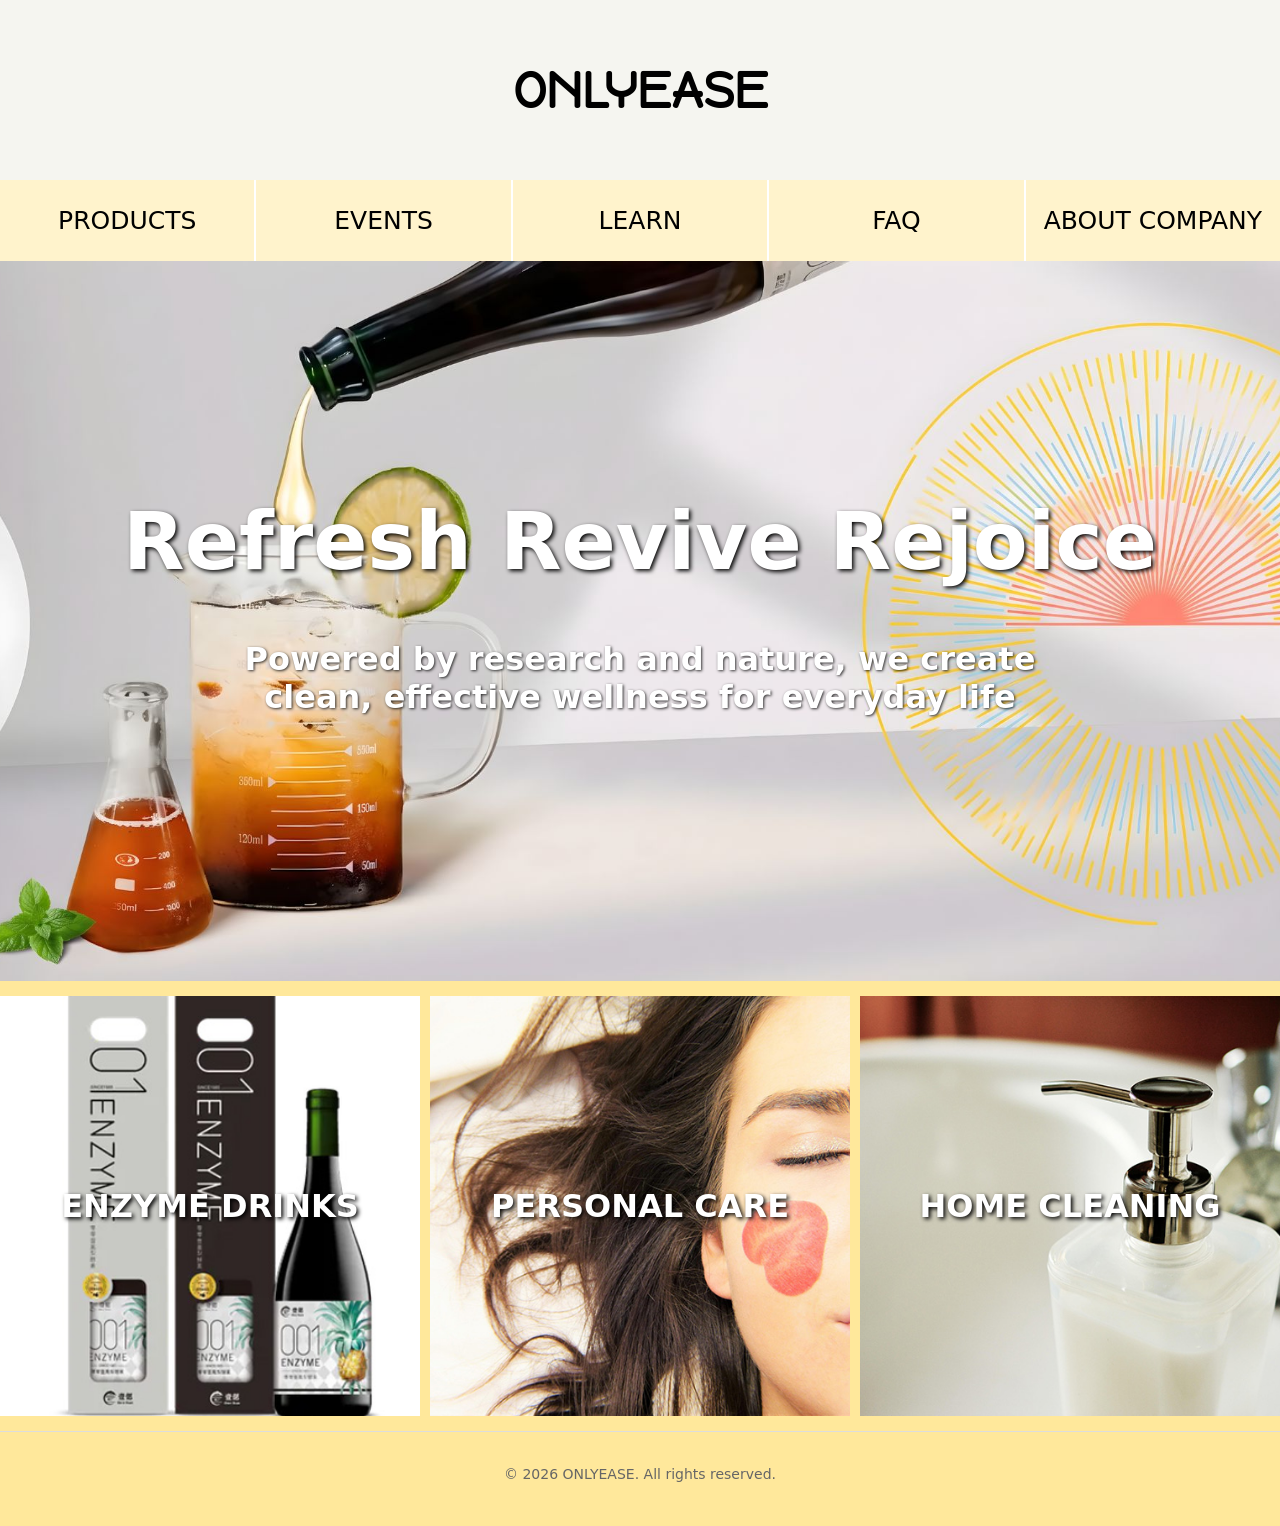
<file: index.html>
<!doctype html>
<html lang="en">
  <head>
    <meta charset="UTF-8" />
    <meta name="viewport" content="width=device-width, initial-scale=1.0" />
    <title>ONLYEASE-healthy life</title>
    <link rel="stylesheet" href="./css/style.css" />
    <link rel="preconnect" href="https://fonts.googleapis.com" />
    <link rel="preconnect" href="https://fonts.gstatic.com" crossorigin />
    <link
      href="https://fonts.googleapis.com/css2?family=Almendra:ital,wght@0,400;0,700;1,400;1,700&family=Combo&family=Creepster&display=swap"
      rel="stylesheet"
    />
    <link
      href="https://fonts.googleapis.com/css2?family=Happy+Monkey&display=swap"
      rel="stylesheet"
    />
  </head>

  <body class="cherry-cream-soda-regular">
    <header class="happy-monkey-regular">
      <a href="./index.html">
        <h1 class="hero-img-title">ONLYEASE</h1>
      </a>
    </header>
    <nav>
      <div class="container">
        <a href="./pages/product.html" class="cherry-cream-soda-regular"
          >PRODUCTS</a
        >
        <a href="./pages/drink_bar.html" class="cherry-cream-soda-regular"
          >EVENTS</a
        >
        <a href="./pages/learn.html" class="cherry-cream-soda-regular">LEARN</a>
        <a href="./pages/faq.html" class="cherry-cream-soda-regular">FAQ</a>
        <a href="./pages/about_company.html" class="cherry-cream-soda-regular"
          >ABOUT COMPANY</a
        >
      </div>
    </nav>

    <div class="home-hero">
      <div class="hero-content">
        <h2>Refresh Revive Rejoice</h2>
        <p class="hero-mission">
          Powered by research and nature, we create clean, effective wellness
          for everyday life
        </p>
      </div>
    </div>

    <div class="product-list">
      <a href="./pages/enzyme_drinks.html">
        <div class="zoom-card">
          <div class="enzyme-drinks">ENZYME DRINKS</div>
        </div>
      </a>
      <a href="./pages/personal_care.html">
        <div class="zoom-card">
          <div class="personal-care">PERSONAL CARE</div>
        </div>
      </a>
      <a href="./pages/home_cleaning.html">
        <div class="zoom-card">
          <div class="home-cleaning">HOME CLEANING</div>
        </div>
      </a>
    </div>

    <footer class="multi-cols footer-section">
      <div class="footer-bottom">
        <p>&copy; 2026 ONLYEASE. All rights reserved.</p>
      </div>
    </footer>
  </body>
</html>
</file>
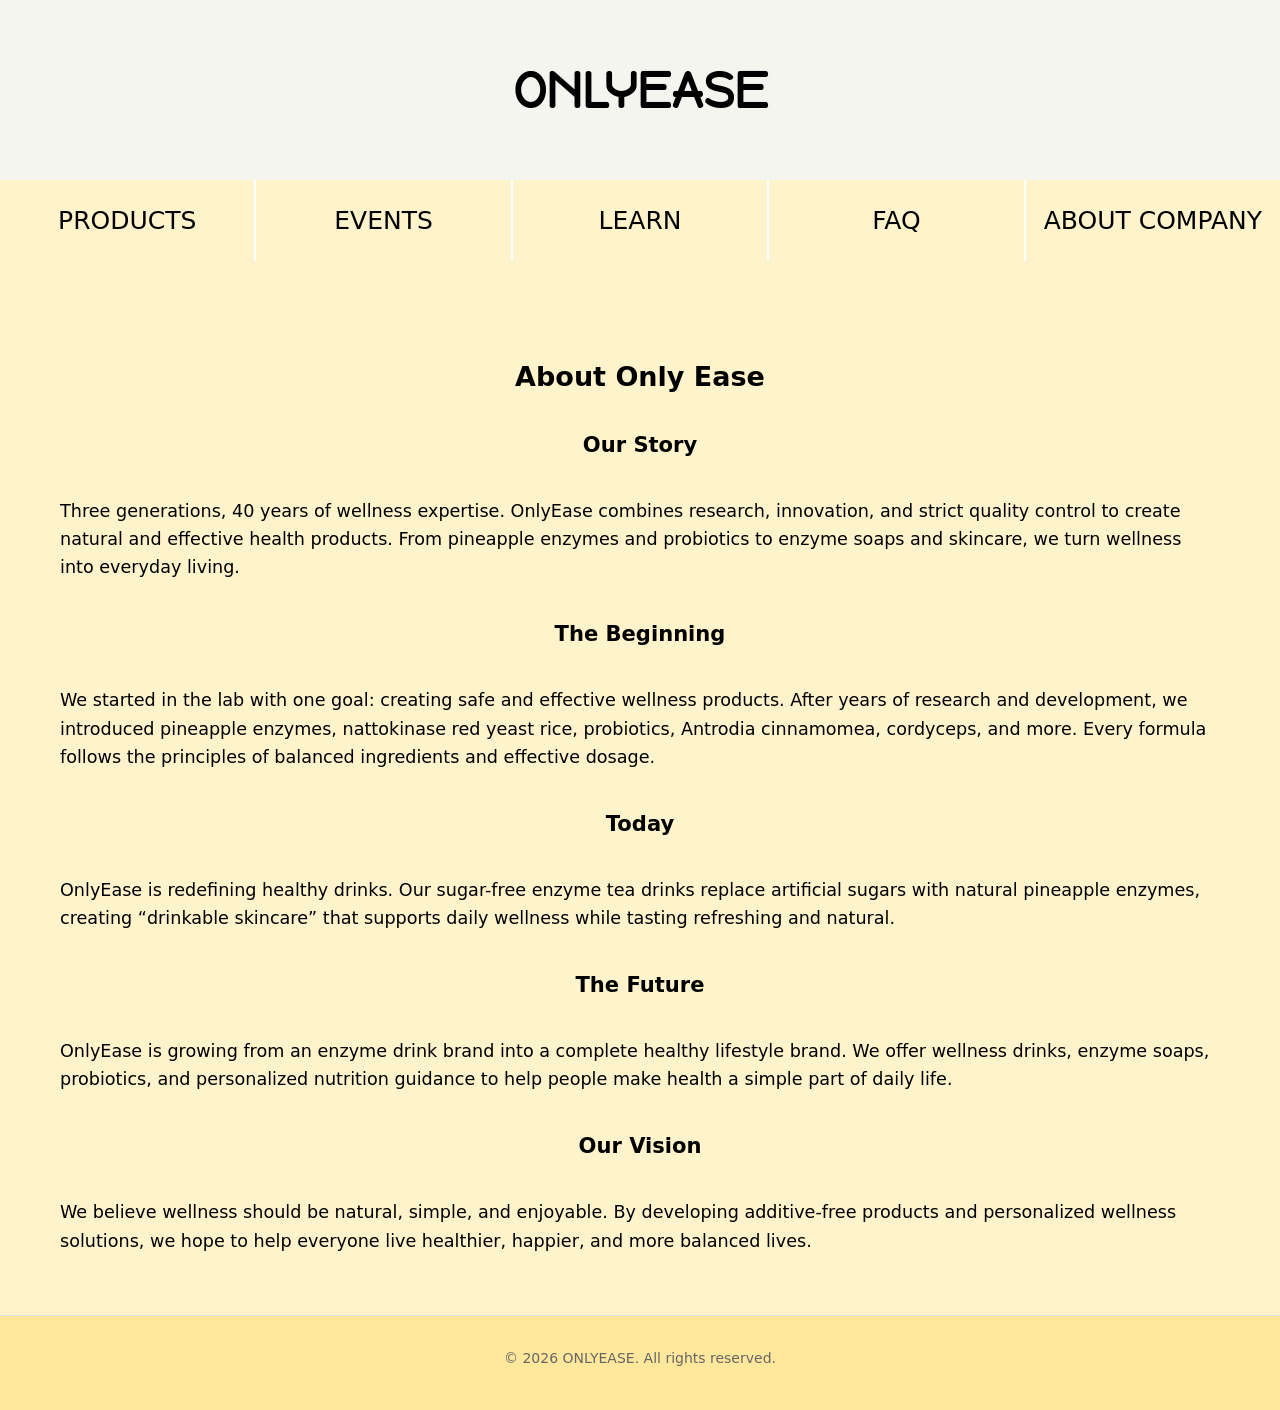
<file: pages/about_company.html>
<!doctype html>
<html lang="en">
  <head>
    <meta charset="UTF-8" />
    <meta name="viewport" content="width=device-width, initial-scale=1.0" />
    <title>ONLYEASE-healthy life</title>
    <link rel="stylesheet" href="../css/style.css" />
    <link rel="preconnect" href="https://fonts.googleapis.com" />
    <link rel="preconnect" href="https://fonts.gstatic.com" crossorigin />
    <link
      href="https://fonts.googleapis.com/css2?family=Almendra:ital,wght@0,400;0,700;1,400;1,700&family=Combo&family=Creepster&display=swap"
      rel="stylesheet"
    />
    <link href="https://fonts.googleapis.com/css2?family=Happy+Monkey&display=swap" rel="stylesheet">

  </head>

  <body class="cherry-cream-soda-regular">
    <header class="happy-monkey-regular">

      <a href="../index.html">
        <h1 class="hero-img-title">ONLYEASE</h1>
      </a>
    </header>
    <nav>
      <div class="container">
        <a href="./product.html" class="cherry-cream-soda-regular">PRODUCTS</a>
        <a href="./drink_bar.html" class="cherry-cream-soda-regular"
          >EVENTS</a
        >
        <a href="./learn.html" class="cherry-cream-soda-regular">LEARN</a>
        <a href="./faq.html" class="cherry-cream-soda-regular">FAQ</a>
        <a href="./about_company.html" class="cherry-cream-soda-regular"
          >ABOUT COMPANY</a
        >
      </div>
    </nav>

    <div class="abt-company">
      <h2>About Only Ease</h2>
      <h3>Our Story</h3>
      <p>
        Three generations, 40 years of wellness expertise. OnlyEase combines
        research, innovation, and strict quality control to create natural and
        effective health products. From pineapple enzymes and probiotics to
        enzyme soaps and skincare, we turn wellness into everyday living.
      </p>
      <h3>The Beginning</h3>
      <p>
        We started in the lab with one goal: creating safe and effective
        wellness products. After years of research and development, we
        introduced pineapple enzymes, nattokinase red yeast rice, probiotics,
        Antrodia cinnamomea, cordyceps, and more. Every formula follows the
        principles of balanced ingredients and effective dosage.
      </p>
      <h3>Today</h3>
      <p>
        OnlyEase is redefining healthy drinks. Our sugar-free enzyme tea drinks
        replace artificial sugars with natural pineapple enzymes, creating
        “drinkable skincare” that supports daily wellness while tasting
        refreshing and natural.
      </p>
      <h3>The Future</h3>
      <p>
        OnlyEase is growing from an enzyme drink brand into a complete healthy
        lifestyle brand. We offer wellness drinks, enzyme soaps, probiotics, and
        personalized nutrition guidance to help people make health a simple part
        of daily life.
      </p>
      <h3>Our Vision</h3>
      <p>
        We believe wellness should be natural, simple, and enjoyable. By
        developing additive-free products and personalized wellness solutions,
        we hope to help everyone live healthier, happier, and more balanced
        lives.
      </p>
    </div>

    <footer class="multi-cols footer-section">
      <div class="footer-bottom">
        <p>&copy; 2026 ONLYEASE. All rights reserved.</p>
      </div>

    </footer>
  </body>
</html>
</file>
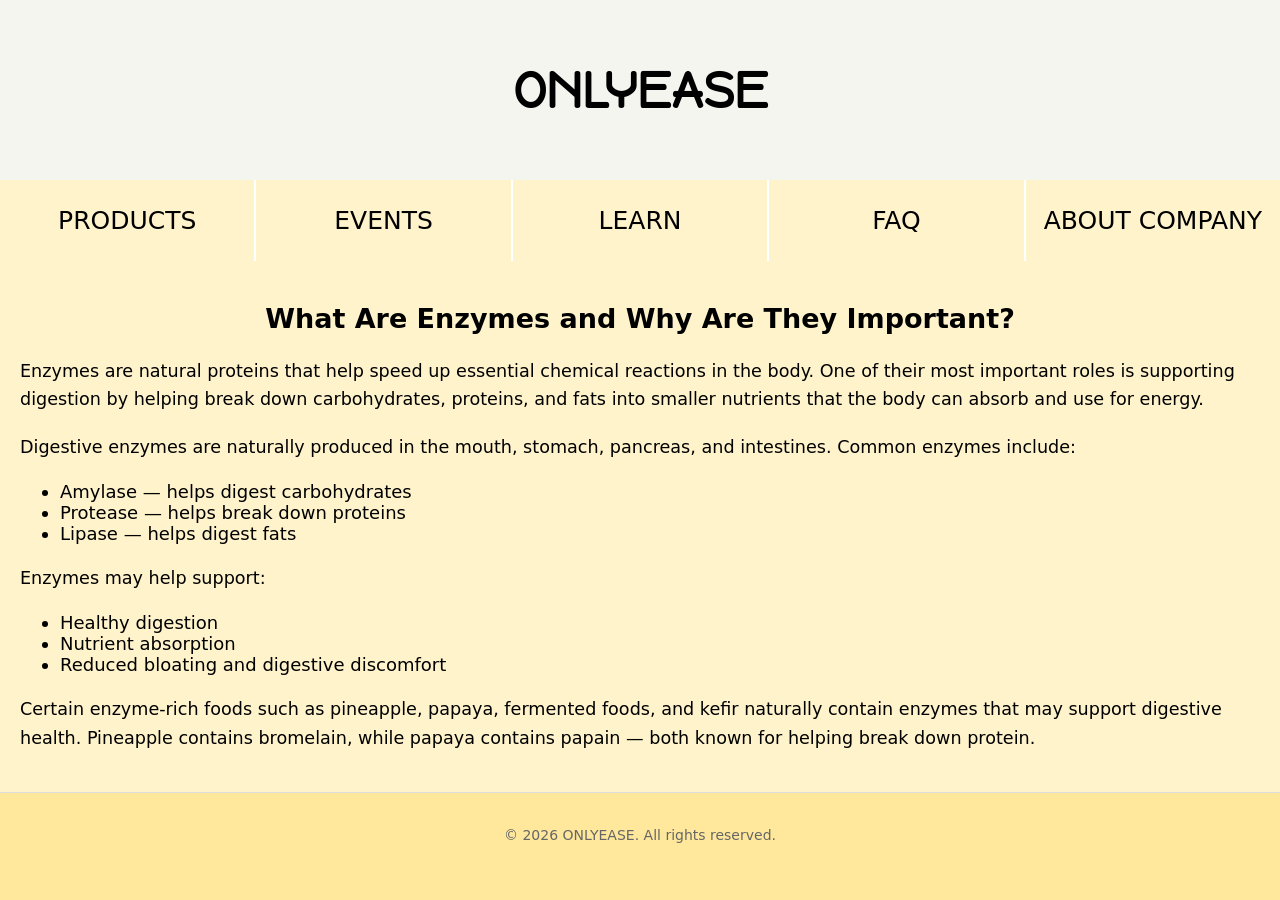
<file: pages/article_detail.html>
<!doctype html>
<html lang="en">
  <head>
    <meta charset="UTF-8" />
    <meta name="viewport" content="width=device-width, initial-scale=1.0" />
    <title>ONLYEASE-healthy life</title>
    <link rel="stylesheet" href="../css/style.css" />
    <link rel="preconnect" href="https://fonts.googleapis.com" />
    <link rel="preconnect" href="https://fonts.gstatic.com" crossorigin />
    <link
      href="https://fonts.googleapis.com/css2?family=Almendra:ital,wght@0,400;0,700;1,400;1,700&family=Combo&family=Creepster&display=swap"
      rel="stylesheet"
    />
    <link
      href="https://fonts.googleapis.com/css2?family=Happy+Monkey&display=swap"
      rel="stylesheet"
    />
  </head>

  <body class="cherry-cream-soda-regular">
    <header class="happy-monkey-regular">
      <a href="../index.html">
        <h1 class="hero-img-title">ONLYEASE</h1>
      </a>
    </header>
    <nav>
      <div class="container">
        <a href="./product.html" class="cherry-cream-soda-regular">PRODUCTS</a>
        <a href="./drink_bar.html" class="cherry-cream-soda-regular">EVENTS</a>
        <a href="./learn.html" class="cherry-cream-soda-regular">LEARN</a>
        <a href="./faq.html" class="cherry-cream-soda-regular">FAQ</a>
        <a href="./about_company.html" class="cherry-cream-soda-regular"
          >ABOUT COMPANY</a
        >
      </div>
    </nav>

    <div class="article-detail">
      <h2>What Are Enzymes and Why Are They Important?</h2>
      <p>
        Enzymes are natural proteins that help speed up essential chemical
        reactions in the body. One of their most important roles is supporting
        digestion by helping break down carbohydrates, proteins, and fats into
        smaller nutrients that the body can absorb and use for energy.
      </p>
      <p>
        Digestive enzymes are naturally produced in the mouth, stomach,
        pancreas, and intestines. Common enzymes include:
      </p>
      <ul>
        <li>Amylase — helps digest carbohydrates</li>
        <li>Protease — helps break down proteins</li>
        <li>Lipase — helps digest fats</li>
      </ul>
      <p>Enzymes may help support:</p>
      <ul>
        <li>Healthy digestion</li>
        <li>Nutrient absorption</li>
        <li>Reduced bloating and digestive discomfort</li>
      </ul>
      <p>
        Certain enzyme-rich foods such as pineapple, papaya, fermented foods,
        and kefir naturally contain enzymes that may support digestive health.
        Pineapple contains bromelain, while papaya contains papain — both known
        for helping break down protein.
      </p>
    </div>

    <footer class="multi-cols footer-section">
      <div class="footer-bottom">
        <p>&copy; 2026 ONLYEASE. All rights reserved.</p>
      </div>
    </footer>
  </body>
</html>
</file>
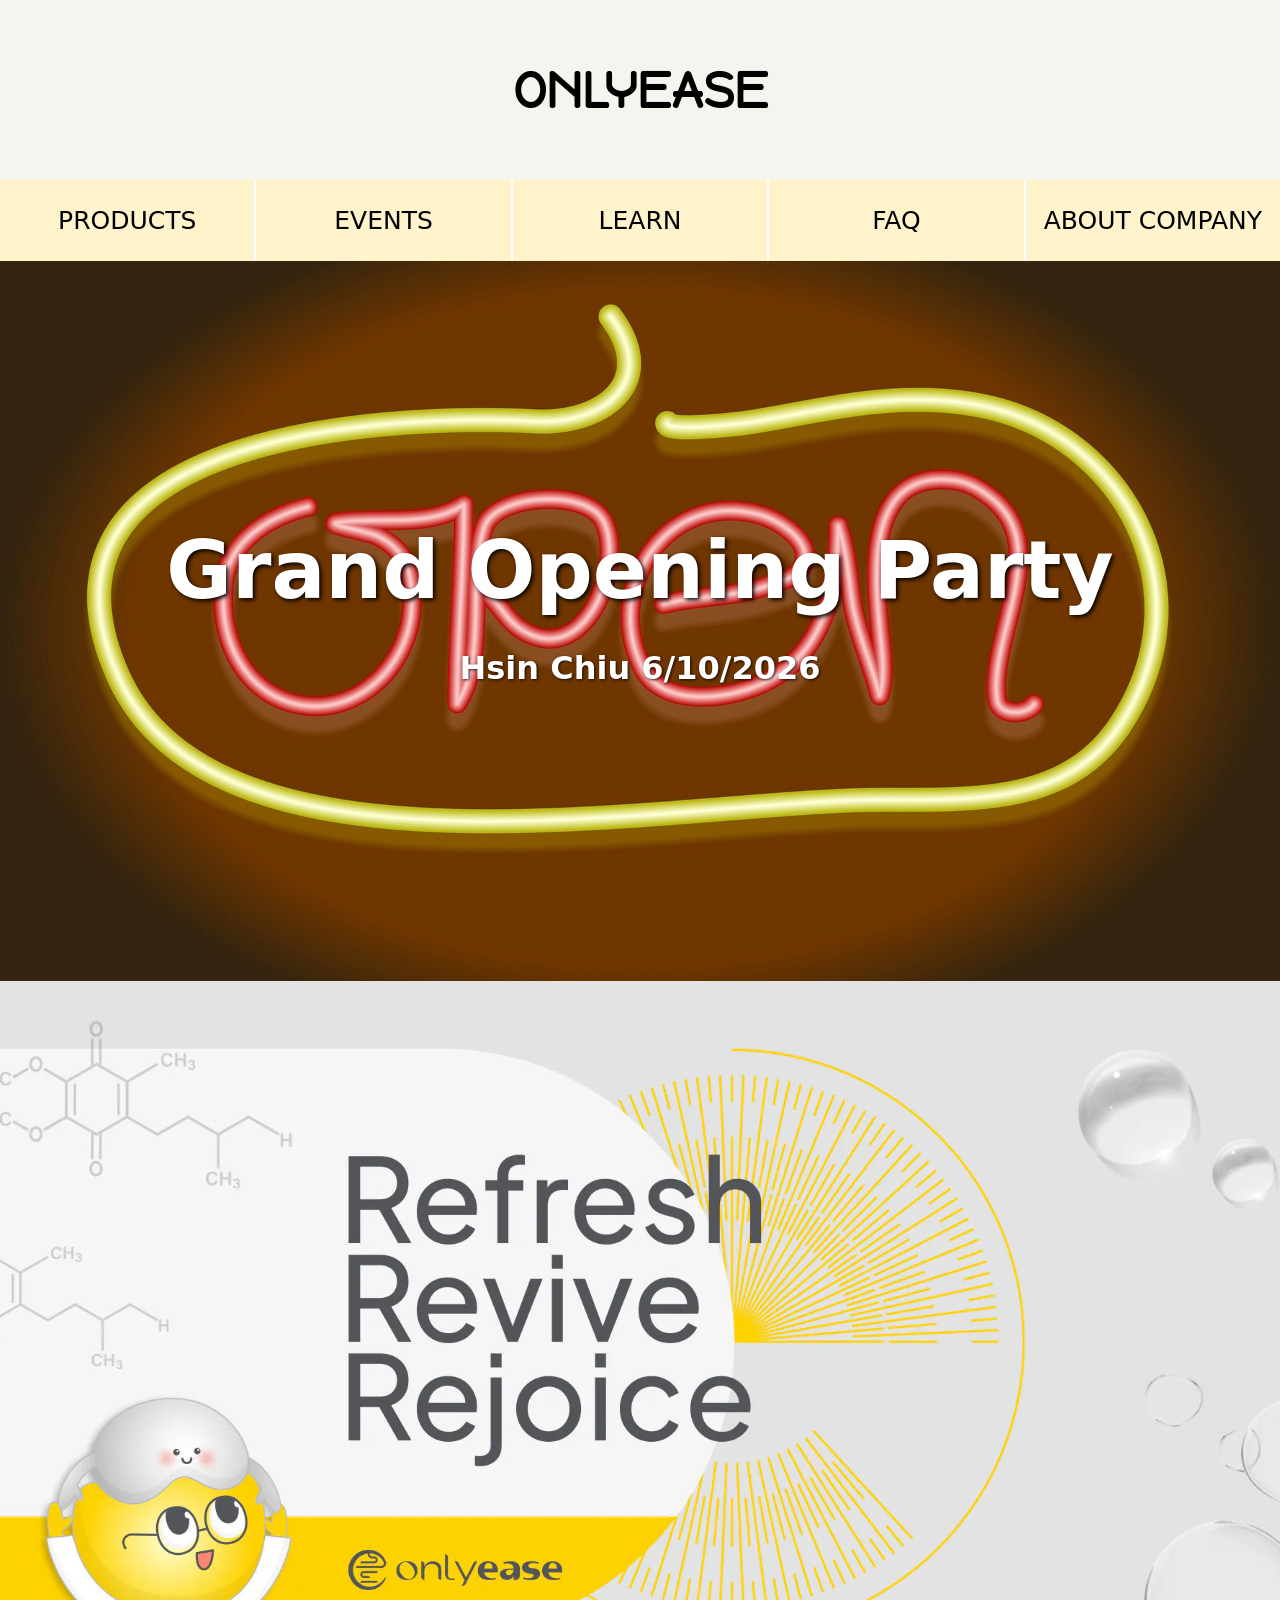
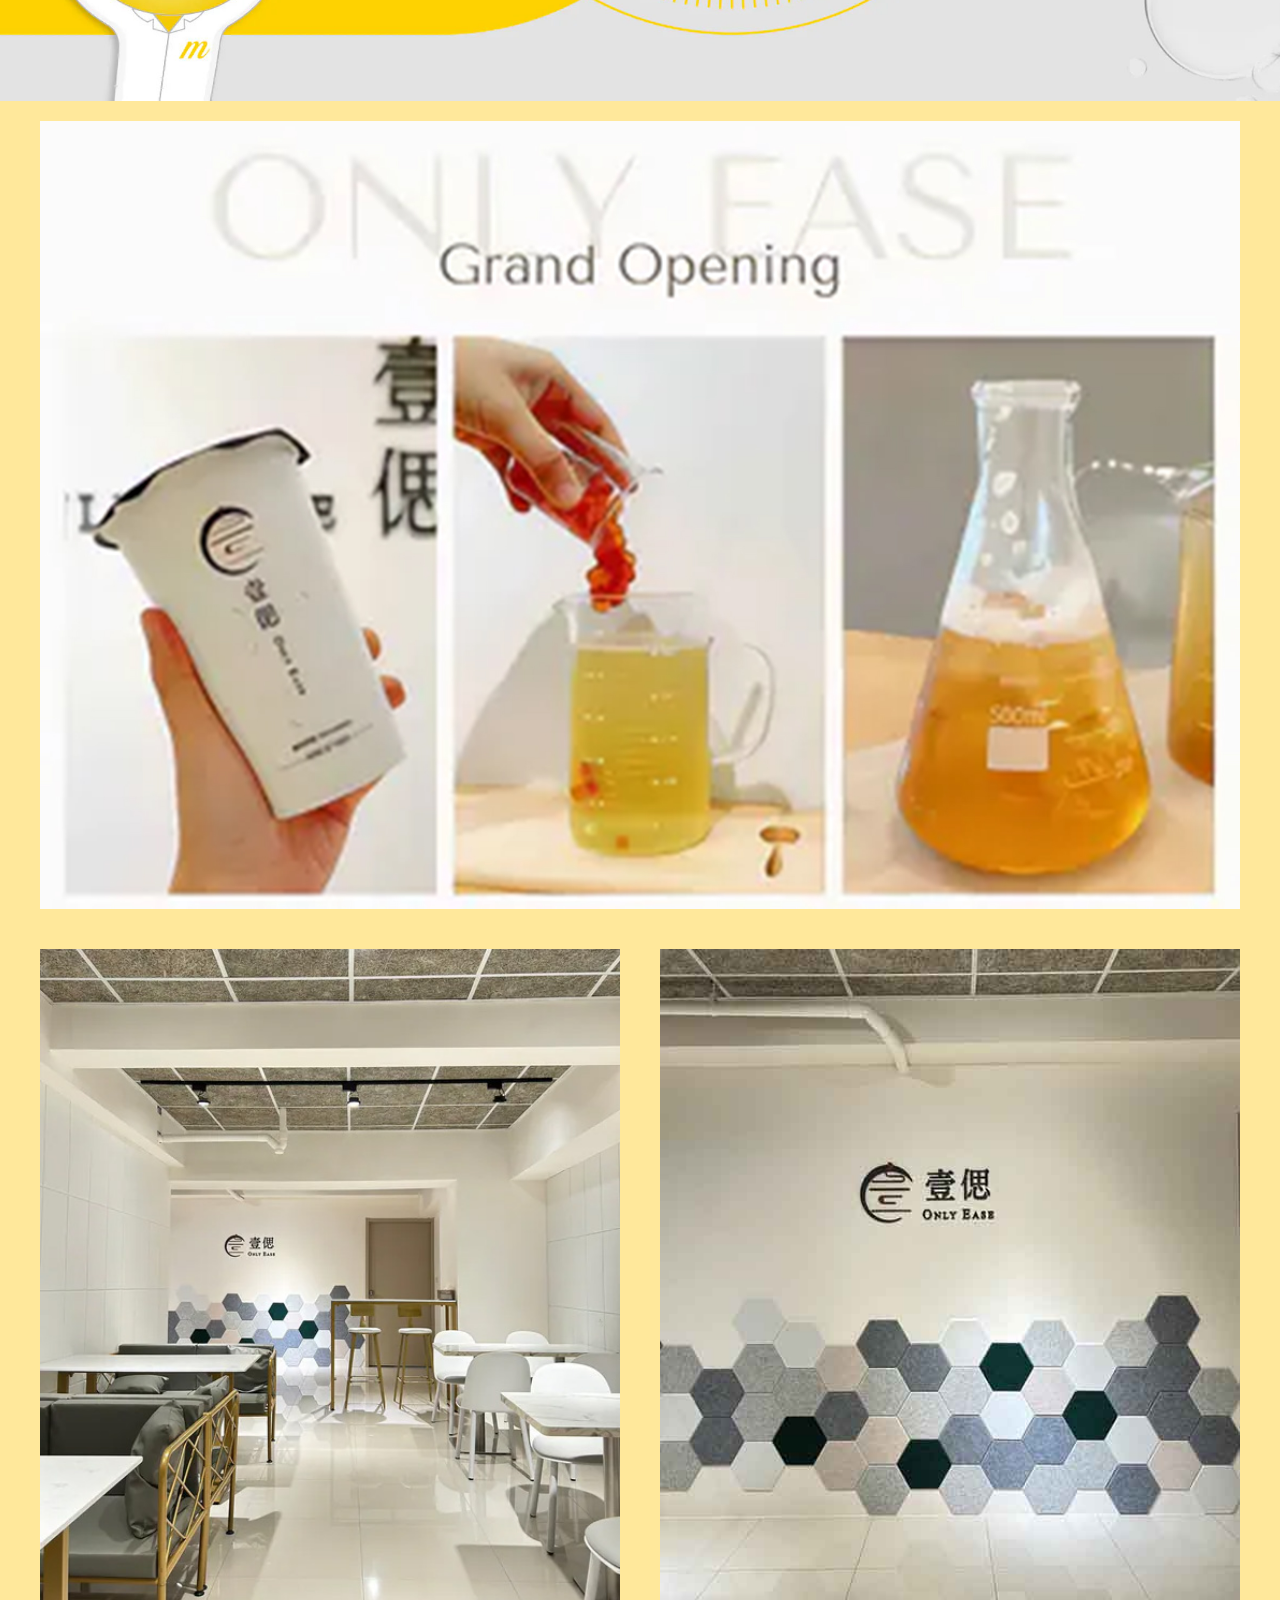
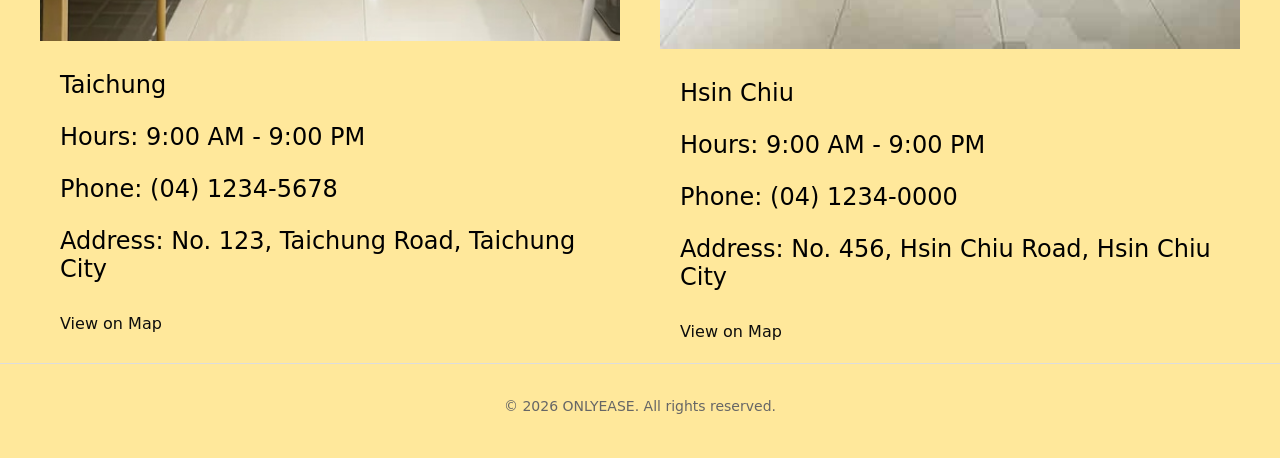
<file: pages/drink_bar.html>
<!doctype html>
<html lang="en">
  <head>
    <meta charset="UTF-8" />
    <meta name="viewport" content="width=device-width, initial-scale=1.0" />
    <title>ONLYEASE-healthy life</title>
    <link rel="stylesheet" href="../css/style.css" />
    <link rel="preconnect" href="https://fonts.googleapis.com" />
    <link rel="preconnect" href="https://fonts.gstatic.com" crossorigin />
    <link
      href="https://fonts.googleapis.com/css2?family=Almendra:ital,wght@0,400;0,700;1,400;1,700&family=Combo&family=Creepster&display=swap"
      rel="stylesheet"
    />
    <link
      href="https://fonts.googleapis.com/css2?family=Happy+Monkey&display=swap"
      rel="stylesheet"
    />
  </head>

  <body class="cherry-cream-soda-regular">
    <header class="happy-monkey-regular">
      <a href="../index.html">
        <h1 class="hero-img-title">ONLYEASE</h1>
      </a>
    </header>
    <nav>
      <div class="container">
        <a href="./product.html" class="cherry-cream-soda-regular">PRODUCTS</a>
        <a href="./drink_bar.html" class="cherry-cream-soda-regular">EVENTS</a>
        <a href="./learn.html" class="cherry-cream-soda-regular">LEARN</a>
        <a href="./faq.html" class="cherry-cream-soda-regular">FAQ</a>
        <a href="./about_company.html" class="cherry-cream-soda-regular"
          >ABOUT COMPANY</a
        >
      </div>
    </nav>

    <div class="drink-bar-open">
      <h2>Grand Opening Party </h2>
      <p class="hero-mission">Hsin Chiu 6/10/2026</p>
    </div>


    <div class="drink-bar-hero"></div>
    <div class="event-banner-container">
      <img
        src="../all-img/grand_opening1920.jpg"
        alt="event_grand_opening"
        class="event-banner"
      />
    </div>

    <div class="all-locations">
      <div class="location">
        <img src="../all-img/shop1_540x645.jpg" alt="location" />
        <div class="location-details">
          Taichung
          <p>Hours: 9:00 AM - 9:00 PM</p>
          <p>Phone: (04) 1234-5678</p>
          <p>Address: No. 123, Taichung Road, Taichung City</p>
          <a
            href="https://www.google.com/maps/place/No.+123,+Taichung+Road,+Taichung+City"
            target="_blank"
            >View on Map</a
          >
        </div>
      </div>
      <div class="location">
        <img src="../all-img/shop2_540x645.jpg" alt="location" />
        <div class="location-details">
          Hsin Chiu
          <p>Hours: 9:00 AM - 9:00 PM</p>
          <p>Phone: (04) 1234-0000</p>
          <p>Address: No. 456, Hsin Chiu Road, Hsin Chiu City</p>
          <a
            href="https://www.google.com/maps/place/No.+456,+Hsin+Chiu+Road,+Hsin+Chiu+City"
            target="_blank"
            >View on Map</a
          >
        </div>
      </div>
    </div>

    <footer class="multi-cols footer-section">
      <div class="footer-bottom">
        <p>&copy; 2026 ONLYEASE. All rights reserved.</p>
      </div>
    </footer>
  </body>
</html>
</file>
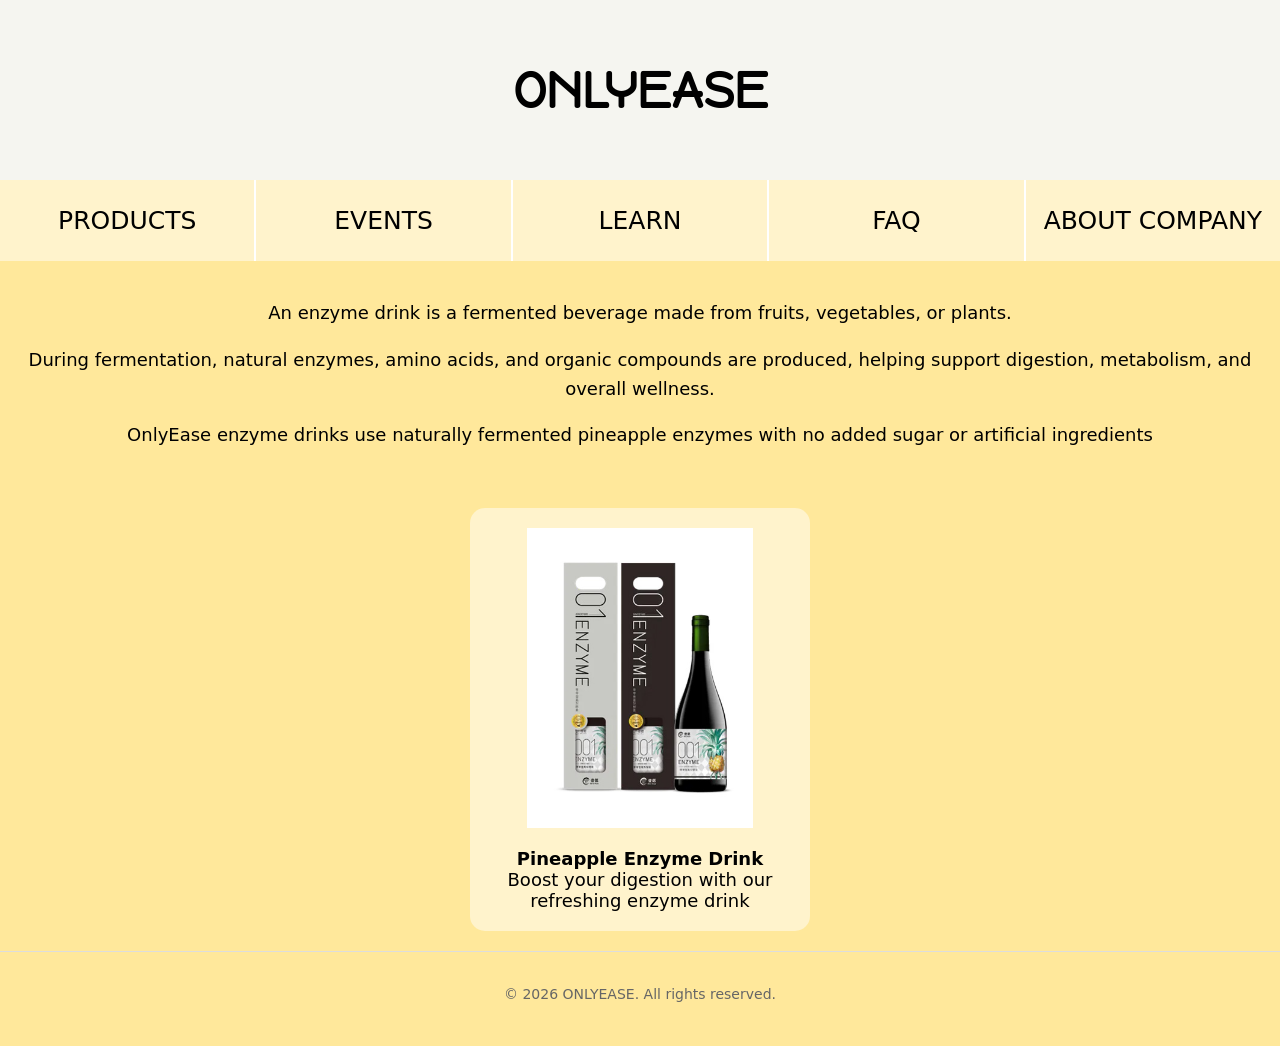
<file: pages/enzyme_drinks.html>
<!doctype html>
<html lang="en">
  <head>
    <meta charset="UTF-8" />
    <meta name="viewport" content="width=device-width, initial-scale=1.0" />
    <title>ONLYEASE-healthy life</title>
    <link rel="stylesheet" href="../css/style.css" />
    <link rel="preconnect" href="https://fonts.googleapis.com" />
    <link rel="preconnect" href="https://fonts.gstatic.com" crossorigin />
    <link
      href="https://fonts.googleapis.com/css2?family=Almendra:ital,wght@0,400;0,700;1,400;1,700&family=Combo&family=Creepster&display=swap"
      rel="stylesheet"
    />
    <link
      href="https://fonts.googleapis.com/css2?family=Happy+Monkey&display=swap"
      rel="stylesheet"
    />
  </head>

  <body class="cherry-cream-soda-regular">
    <header class="happy-monkey-regular">
      <a href="../index.html">
        <h1 class="hero-img-title">ONLYEASE</h1>
      </a>
    </header>
    <nav>
      <div class="container">
        <a href="./product.html" class="cherry-cream-soda-regular">PRODUCTS</a>
        <a href="./drink_bar.html" class="cherry-cream-soda-regular">EVENTS</a>
        <a href="./learn.html" class="cherry-cream-soda-regular">LEARN</a>
        <a href="./faq.html" class="cherry-cream-soda-regular">FAQ</a>
        <a href="./about_company.html" class="cherry-cream-soda-regular"
          >ABOUT COMPANY</a
        >
      </div>
    </nav>
    <div class="product-description container">

        <p>
          An enzyme drink is a fermented beverage made from fruits, vegetables,
          or plants.
        </p>
        <p>
          During fermentation, natural enzymes, amino acids, and organic
          compounds are produced, helping support digestion, metabolism, and
          overall wellness.
        </p>
        <p>
          OnlyEase enzyme drinks use naturally fermented pineapple enzymes with
          no added sugar or artificial ingredients
        </p>

    </div>
    <div class="all-products">
      <div class="product">
        <img src="../all-img/enzyme.jpg" alt="enzyme_drink" />
        <div class="product-title">Pineapple Enzyme Drink</div>
        <div>Boost your digestion with our refreshing enzyme drink</div>
      </div>
    </div>

    <footer class="multi-cols footer-section">
      <div class="footer-bottom">
        <p>&copy; 2026 ONLYEASE. All rights reserved.</p>
      </div>
    </footer>
  </body>
</html>
</file>
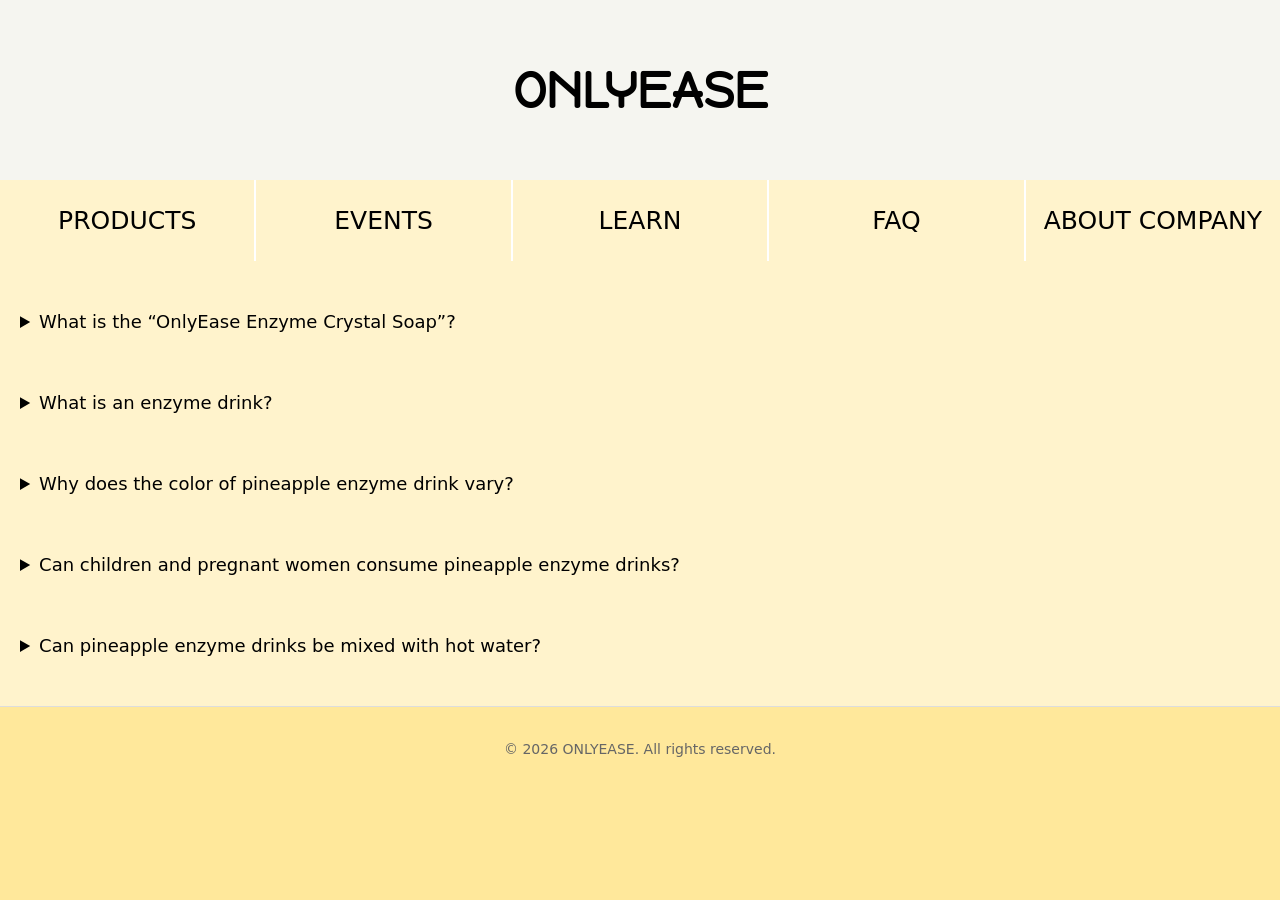
<file: pages/faq.html>
<!doctype html>
<html lang="en">
  <head>
    <meta charset="UTF-8" />
    <meta name="viewport" content="width=device-width, initial-scale=1.0" />
    <title>ONLYEASE-healthy life</title>
    <link rel="stylesheet" href="../css/style.css" />
    <link rel="preconnect" href="https://fonts.googleapis.com" />
    <link rel="preconnect" href="https://fonts.gstatic.com" crossorigin />
    <link
      href="https://fonts.googleapis.com/css2?family=Almendra:ital,wght@0,400;0,700;1,400;1,700&family=Combo&family=Creepster&display=swap"
      rel="stylesheet"
    />
    <link href="https://fonts.googleapis.com/css2?family=Happy+Monkey&display=swap" rel="stylesheet">

  </head>

  <body class="cherry-cream-soda-regular">
    <header class="happy-monkey-regular">
      <a href="../index.html">
        <h1 class="hero-img-title">ONLYEASE</h1>
      </a>
    </header>
    <nav>
      <div class="container">
        <a href="./product.html" class="cherry-cream-soda-regular">PRODUCTS</a>
        <a href="./drink_bar.html" class="cherry-cream-soda-regular"
          >EVENTS</a
        >
        <a href="./learn.html" class="cherry-cream-soda-regular">LEARN</a>
        <a href="./faq.html" class="cherry-cream-soda-regular">FAQ</a>
        <a href="./about_company.html" class="cherry-cream-soda-regular"
          >ABOUT COMPANY</a
        >
      </div>
    </nav>

    <div class="faq">
      <details>
        <summary>What is the “OnlyEase Enzyme Crystal Soap”?</summary>
        <p>
          The OnlyEase Enzyme Crystal Soap is a multifunctional cleansing
          product made with highly active fruit enzymes and natural botanical
          extracts. Designed as a “skincare cleanser,” it can be used for
          facial cleansing, makeup removal, and body washing. Its enzyme-based
          formula helps deeply cleanse pores by breaking down excess oil,
          dirt, and impurities while remaining gentle enough for various skin
          types.
        </p>
        <div class="faq-key-features">Key Features: </div>
        <ul>
          
          <li>Active Enzyme Technology
            <p>
              Contains highly active fruit enzymes that help remove surface oil, sweat residue, and impurities from the skin.
            </p>
          </li>
          <li>Natural Crystal Effect (“Breathing Soap”)
            <p>Since the soap contains no artificial stabilizers or color fixatives, the enzymes remain active. In humid environments, small crystal-like water droplets may appear on the surface, creating a unique natural “crystal” effect.</p>
          
          </li>
          <li>Botanical Ingredients
            <p>Enriched with mushroom polysaccharide extract, sunflower seed oil, and coconut oil to help keep skin soft and moisturized after cleansing.</p>

          </li>
          <li>All-in-One Use
            <p>Functions as a facial cleanser, makeup remover, and body soap, making it convenient for everyday use and travel.</p>
          </li>
        </ul>

      </details>

      <details>
        <summary>What is an enzyme drink?</summary>
        <p>
          An enzyme drink is a fermented beverage made from fruits,
          vegetables, or plants. During fermentation, natural enzymes, amino
          acids, and organic compounds are produced, helping support
          digestion, metabolism, and overall wellness. OnlyEase enzyme drinks
          use naturally fermented pineapple enzymes with no added sugar or
          artificial ingredients.
        </p>
      </details>

      <details>
        <summary>Why does the color of pineapple enzyme drink vary?</summary>
        <p>
          The color may naturally vary from batch to batch due to the fermentation process. During fermentation, microorganisms break down sugars, proteins, and fibers in the fruit, producing amino acids and organic acids that can affect both color and flavor.
        </p>
        <p>Oxidation,
          fermentation time, sugar content, and temperature may also influence
          the color. Longer fermentation can create a natural browning effect
          called the Maillard reaction, which may turn the liquid amber,
          tea-colored, or darker.</p>
      </details>

      <details>
        <summary>Can children and pregnant women consume pineapple enzyme drinks?</summary>
        <p>
          Children over 1 year old may consume enzyme drinks in moderate
          amounts. However, if there are no specific digestive or health
          concerns, enzyme supplements may not be necessary for young
          children. Pregnant women should always be cautious with dietary
          supplements and functional foods. It is recommended to consult a
          healthcare professional and wait until the pregnancy is stable
          before consuming enzyme products.
        </p>
      </details>

      <details>
        <summary>Can pineapple enzyme drinks be mixed with hot water?</summary>
        <p>
          No. Enzymes are sensitive to high temperatures, which can reduce
          their activity. It is recommended to use water below 40°C (104°F)
          when mixing or diluting the drink.
        </p>
      </details>

    </div>

    <footer class="multi-cols footer-section">
      <div class="footer-bottom">
        <p>&copy; 2026 ONLYEASE. All rights reserved.</p>
      </div>

    </footer>
  </body>
</html>
</file>
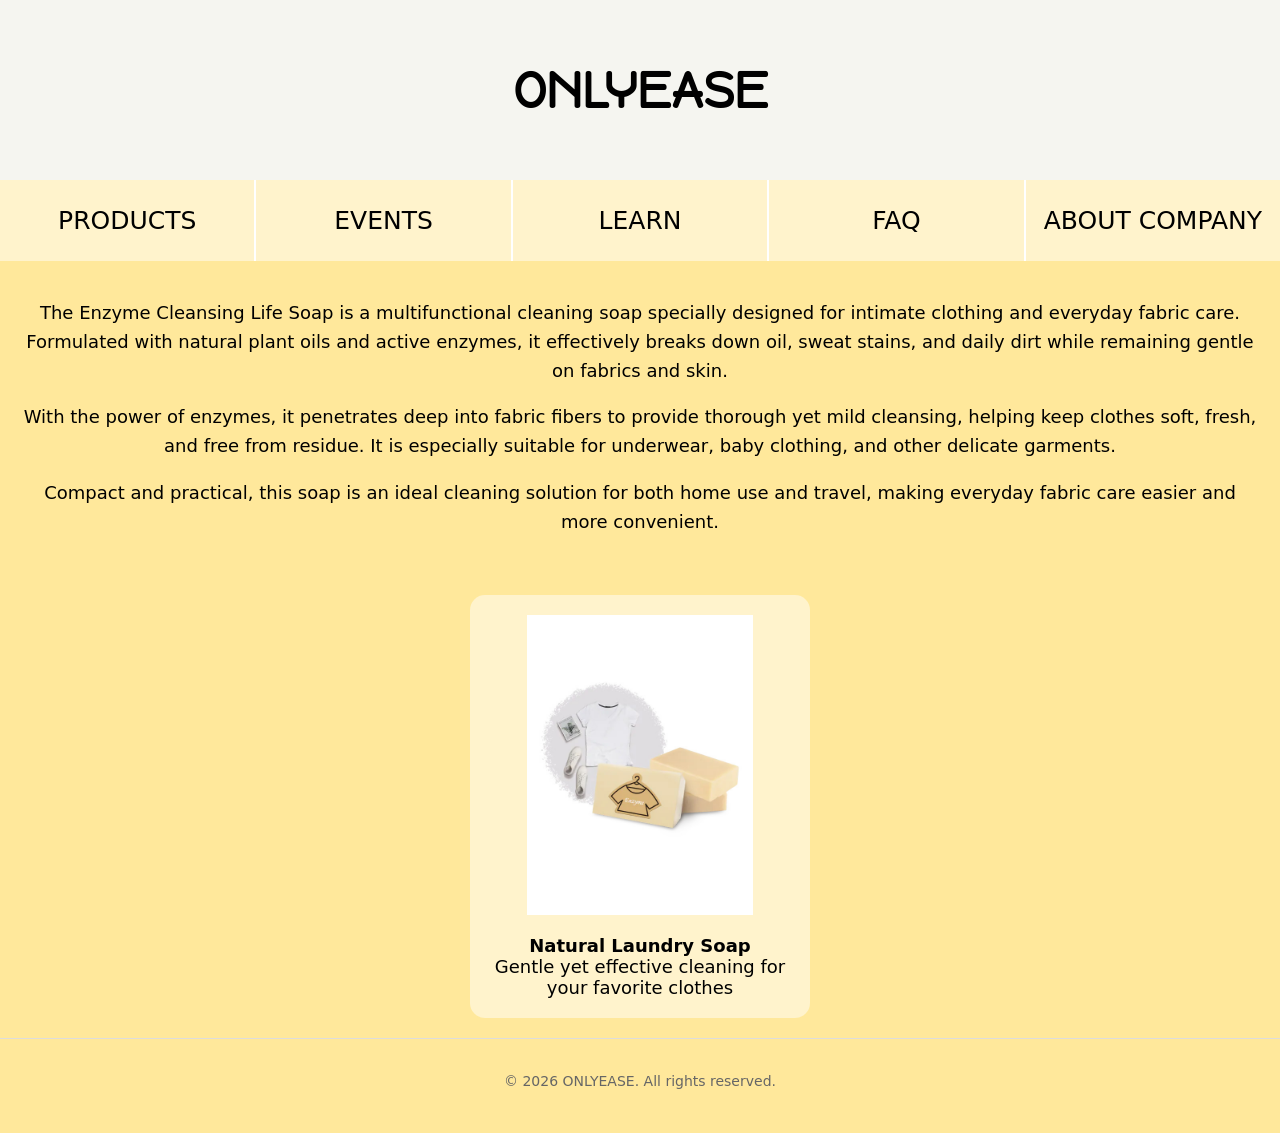
<file: pages/home_cleaning.html>
<!doctype html>
<html lang="en">
  <head>
    <meta charset="UTF-8" />
    <meta name="viewport" content="width=device-width, initial-scale=1.0" />
    <title>ONLYEASE-healthy life</title>
    <link rel="stylesheet" href="../css/style.css" />
    <link rel="preconnect" href="https://fonts.googleapis.com" />
    <link rel="preconnect" href="https://fonts.gstatic.com" crossorigin />
    <link
      href="https://fonts.googleapis.com/css2?family=Almendra:ital,wght@0,400;0,700;1,400;1,700&family=Combo&family=Creepster&display=swap"
      rel="stylesheet"
    />
    <link
      href="https://fonts.googleapis.com/css2?family=Happy+Monkey&display=swap"
      rel="stylesheet"
    />
  </head>

  <body class="cherry-cream-soda-regular">
    <header class="happy-monkey-regular">
      <a href="../index.html">
        <h1 class="hero-img-title">ONLYEASE</h1>
      </a>
    </header>
    <nav>
      <div class="container">
        <a href="./product.html" class="cherry-cream-soda-regular">PRODUCTS</a>
        <a href="./drink_bar.html" class="cherry-cream-soda-regular">EVENTS</a>
        <a href="./learn.html" class="cherry-cream-soda-regular">LEARN</a>
        <a href="./faq.html" class="cherry-cream-soda-regular">FAQ</a>
        <a href="./about_company.html" class="cherry-cream-soda-regular"
          >ABOUT COMPANY</a
        >
      </div>
    </nav>
    <div class="product-description container">
      <p>
        The Enzyme Cleansing Life Soap is a multifunctional cleaning soap
        specially designed for intimate clothing and everyday fabric care.
        Formulated with natural plant oils and active enzymes, it effectively
        breaks down oil, sweat stains, and daily dirt while remaining gentle on
        fabrics and skin.
      </p>
      <p>
        With the power of enzymes, it penetrates deep into fabric fibers to
        provide thorough yet mild cleansing, helping keep clothes soft, fresh,
        and free from residue. It is especially suitable for underwear, baby
        clothing, and other delicate garments.
      </p>
      <p>
        Compact and practical, this soap is an ideal cleaning solution for both
        home use and travel, making everyday fabric care easier and more
        convenient.
      </p>
    </div>

    <div class="all-products">
      <div class="product">
        <img src="../all-img/laundry.jpg" alt="laundry_soap" />
        <div class="product-title">Natural Laundry Soap</div>
        <div>Gentle yet effective cleaning for your favorite clothes</div>
      </div>
    </div>

    <footer class="multi-cols footer-section">
      <div class="footer-bottom">
        <p>&copy; 2026 ONLYEASE. All rights reserved.</p>
      </div>
    </footer>
  </body>
</html>
</file>
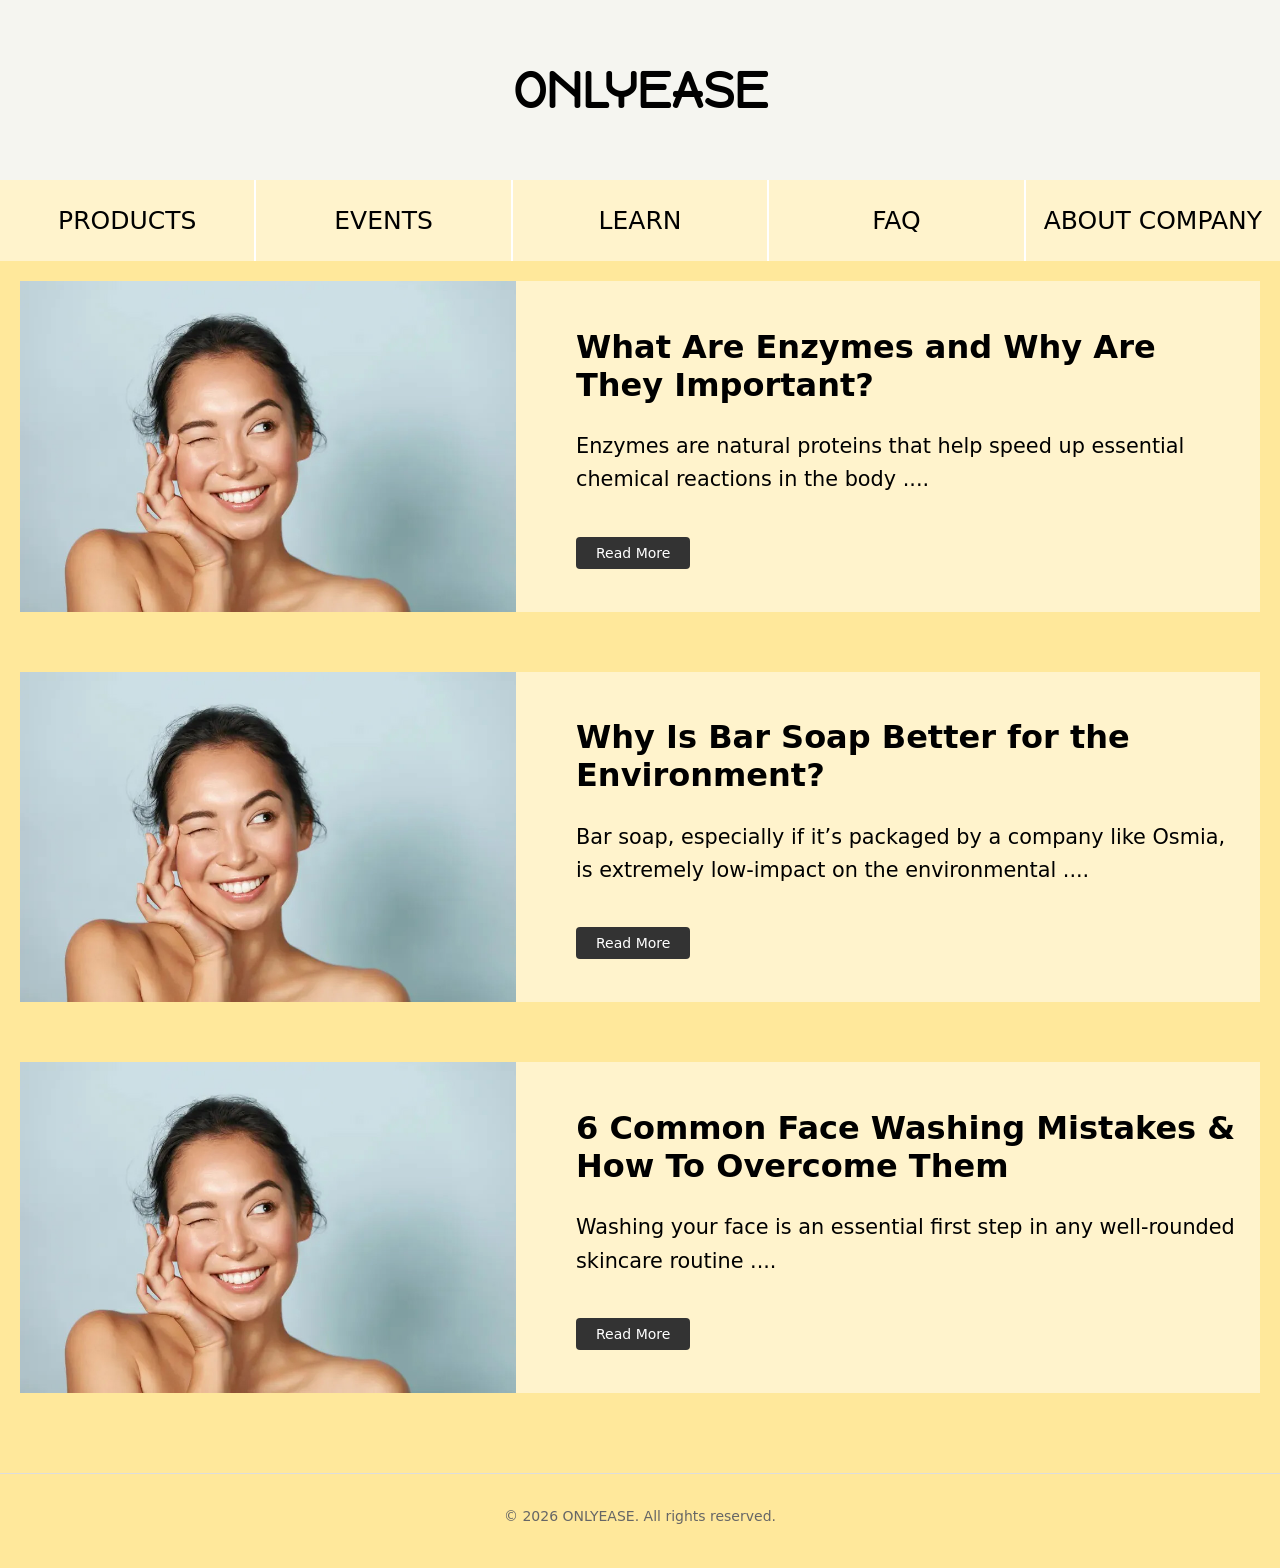
<file: pages/learn.html>
<!doctype html>
<html lang="en">
  <head>
    <meta charset="UTF-8" />
    <meta name="viewport" content="width=device-width, initial-scale=1.0" />
    <title>ONLYEASE-healthy life</title>
    <link rel="stylesheet" href="../css/style.css" />
    <link rel="preconnect" href="https://fonts.googleapis.com" />
    <link rel="preconnect" href="https://fonts.gstatic.com" crossorigin />
    <link
      href="https://fonts.googleapis.com/css2?family=Almendra:ital,wght@0,400;0,700;1,400;1,700&family=Combo&family=Creepster&display=swap"
      rel="stylesheet"
    />
    <link href="https://fonts.googleapis.com/css2?family=Happy+Monkey&display=swap" rel="stylesheet">

  </head>

  <body class="cherry-cream-soda-regular">
    <header class="happy-monkey-regular">
      <a href="../index.html">
        <h1 class="hero-img-title">ONLYEASE</h1>
      </a>
    </header>
    <nav>
      <div class="container">
        <a href="./product.html" class="cherry-cream-soda-regular">PRODUCTS</a>
        <a href="./drink_bar.html" class="cherry-cream-soda-regular"
          >EVENTS</a
        >
        <a href="./learn.html" class="cherry-cream-soda-regular">LEARN</a>
        <a href="./faq.html" class="cherry-cream-soda-regular">FAQ</a>
        <a href="./about_company.html" class="cherry-cream-soda-regular"
          >ABOUT COMPANY</a
        >
      </div>
    </nav>

    <div class="all-news container">
      <div class="news">
        <img src="../all-img/news.jpg" alt="news" />
        <div class="content">
          <h2>What Are Enzymes and Why Are They Important?</h2>
          <div class="summary">
            Enzymes are natural proteins that help speed up essential chemical reactions in the body
            ....
          </div>
          <a href="article_detail.html" class="read-more-link">Read More</a>
        </div>
      </div>
      <div class="news">
        <img src="../all-img/news.jpg" alt="news" />
        <div class="content">
          <h2>Why Is Bar Soap Better for the Environment?</h2>
          <div class="summary">
            Bar soap, especially if it’s packaged by a company like Osmia, is
            extremely low-impact on the environmental ....
          </div>
          <a href="article_detail.html" class="read-more-link">Read More</a>
        </div>
      </div>
      <div class="news">
        <img src="../all-img/news.jpg" alt="news" />
        <div class="content">
          <h2>6 Common Face Washing Mistakes & How To Overcome Them</h2>
          <div class="summary">
            Washing your face is an essential first step in any well-rounded
            skincare routine ....
          </div>
          <a href="article_detail.html" class="read-more-link">Read More</a>
        </div>
      </div>
    </div>

    <footer class="multi-cols footer-section">
      <div class="footer-bottom">
        <p>&copy; 2026 ONLYEASE. All rights reserved.</p>
      </div>

    </footer>
    <!-- <footer class="multi-cols footer-section">
      <a href="https://missioncollege.edu/" target="_blank">About Us</a>
      <a href="./org_info/org_info.html">Social Media</a>
      <a href="./org_info/org_info.html">Contact Us</a>
    </footer> -->
  </body>
</html>
</file>
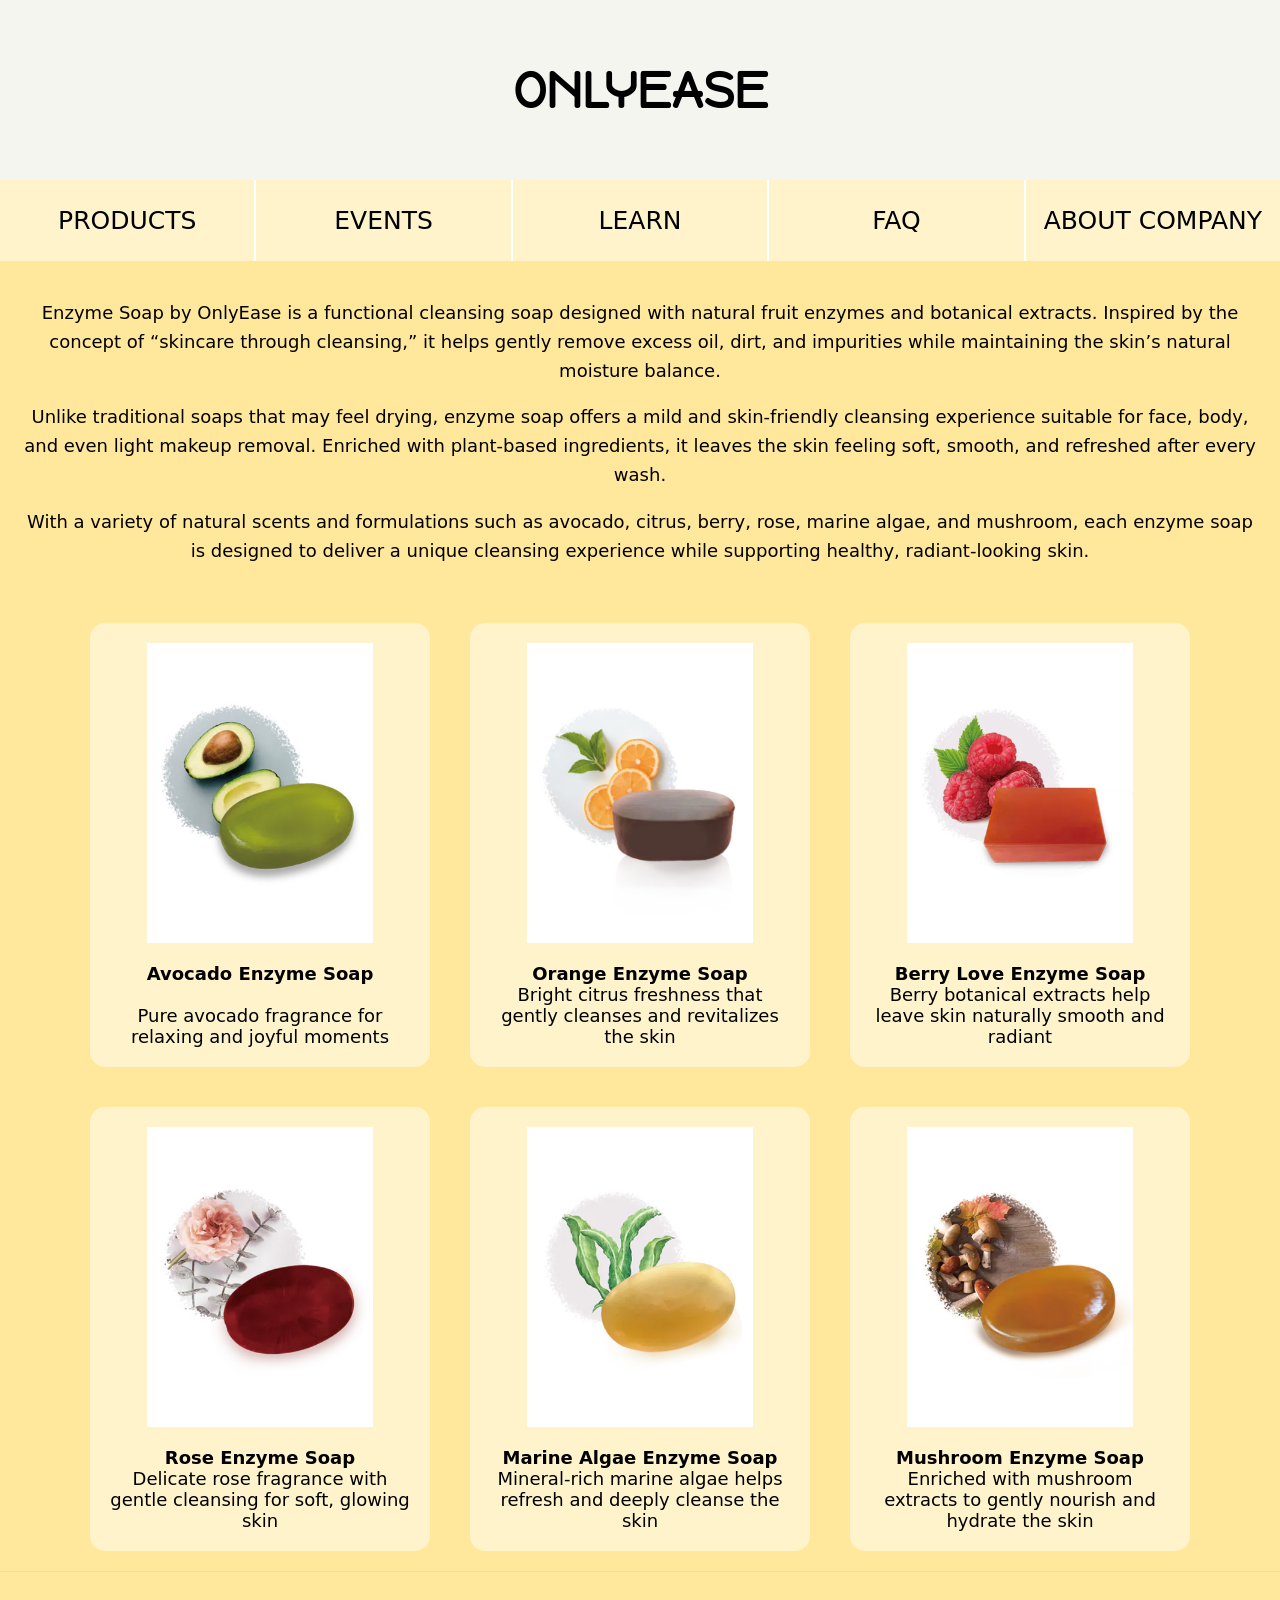
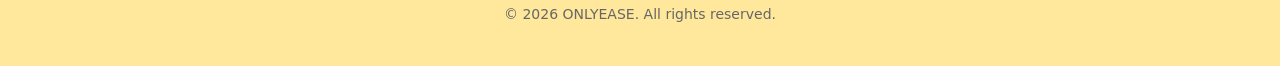
<file: pages/personal_care.html>
<!doctype html>
<html lang="en">
  <head>
    <meta charset="UTF-8" />
    <meta name="viewport" content="width=device-width, initial-scale=1.0" />
    <title>ONLYEASE-healthy life</title>
    <link rel="stylesheet" href="../css/style.css" />
    <link rel="preconnect" href="https://fonts.googleapis.com" />
    <link rel="preconnect" href="https://fonts.gstatic.com" crossorigin />
    <link
      href="https://fonts.googleapis.com/css2?family=Almendra:ital,wght@0,400;0,700;1,400;1,700&family=Combo&family=Creepster&display=swap"
      rel="stylesheet"
    />
    <link
      href="https://fonts.googleapis.com/css2?family=Happy+Monkey&display=swap"
      rel="stylesheet"
    />
  </head>

  <body class="cherry-cream-soda-regular">
    <header class="happy-monkey-regular">
      <a href="../index.html">
        <h1 class="hero-img-title">ONLYEASE</h1>
      </a>
    </header>
    <nav>
      <div class="container">
        <a href="./product.html" class="cherry-cream-soda-regular">PRODUCTS</a>
        <a href="./drink_bar.html" class="cherry-cream-soda-regular">EVENTS</a>
        <a href="./learn.html" class="cherry-cream-soda-regular">LEARN</a>
        <a href="./faq.html" class="cherry-cream-soda-regular">FAQ</a>
        <a href="./about_company.html" class="cherry-cream-soda-regular"
          >ABOUT COMPANY</a
        >
      </div>
    </nav>
    <div class="product-description container">
      <p>
        Enzyme Soap by OnlyEase is a functional cleansing soap designed with
        natural fruit enzymes and botanical extracts. Inspired by the concept of
        “skincare through cleansing,” it helps gently remove excess oil, dirt,
        and impurities while maintaining the skin’s natural moisture balance.
      </p>
      <p>
        Unlike traditional soaps that may feel drying, enzyme soap offers a mild
        and skin-friendly cleansing experience suitable for face, body, and even
        light makeup removal. Enriched with plant-based ingredients, it leaves
        the skin feeling soft, smooth, and refreshed after every wash.
      </p>
      <p>
        With a variety of natural scents and formulations such as avocado,
        citrus, berry, rose, marine algae, and mushroom, each enzyme soap is
        designed to deliver a unique cleansing experience while supporting
        healthy, radiant-looking skin.
      </p>
    </div>
    <div class="all-products">
      <div class="product">
        <img src="../all-img/avocado.jpg" alt="avocado_soap" />
        <div class="product-title">Avocado Enzyme Soap</div>
        <div>Pure avocado fragrance for relaxing and joyful moments</div>
      </div>
      <div class="product">
        <img src="../all-img/orange.jpg" alt="orange_soap" />
        <div class="product-title">Orange Enzyme Soap</div>
        <div>
          Bright citrus freshness that gently cleanses and revitalizes the skin
        </div>
      </div>
      <div class="product">
        <img src="../all-img/rasberry.jpg" alt="rasberry_soap" />
        <div class="product-title">Berry Love Enzyme Soap</div>
        <div>
          Berry botanical extracts help leave skin naturally smooth and radiant
        </div>
      </div>
      <div class="product">
        <img src="../all-img/rose_376x500.jpg" alt="rose_soap" />
        <div class="product-title">Rose Enzyme Soap</div>
        <div>
          Delicate rose fragrance with gentle cleansing for soft, glowing skin
        </div>
      </div>
      <div class="product">
        <img src="../all-img/marine_alage.jpg" alt="marine_algae_soap" />
        <div class="product-title">Marine Algae Enzyme Soap</div>
        <div>
          Mineral-rich marine algae helps refresh and deeply cleanse the skin
        </div>
      </div>
      <div class="product">
        <img src="../all-img/mushroom.jpg" alt="mushroom_soap" />
        <div class="product-title">Mushroom Enzyme Soap</div>
        <div>
          Enriched with mushroom extracts to gently nourish and hydrate the skin
        </div>
      </div>
    </div>

    <footer class="multi-cols footer-section">
      <div class="footer-bottom">
        <p>&copy; 2026 ONLYEASE. All rights reserved.</p>
      </div>
    </footer>
  </body>
</html>
</file>
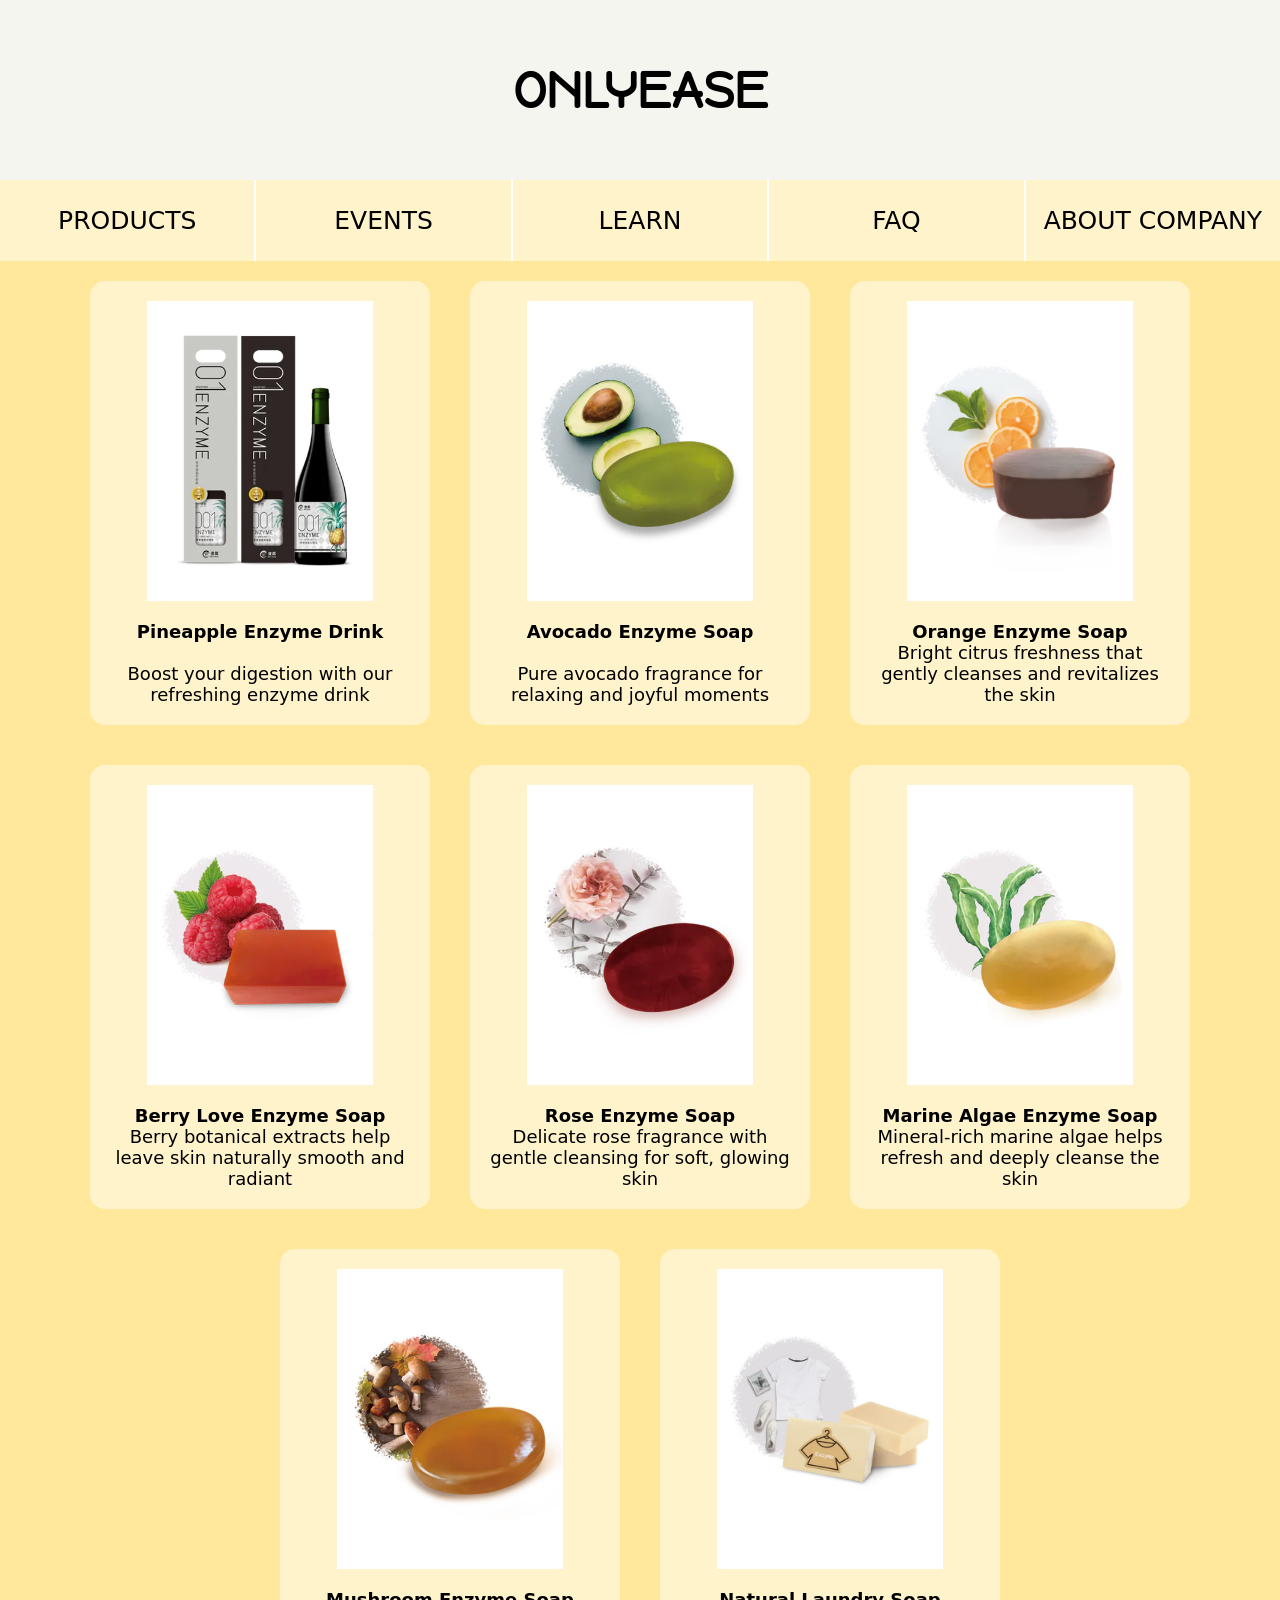
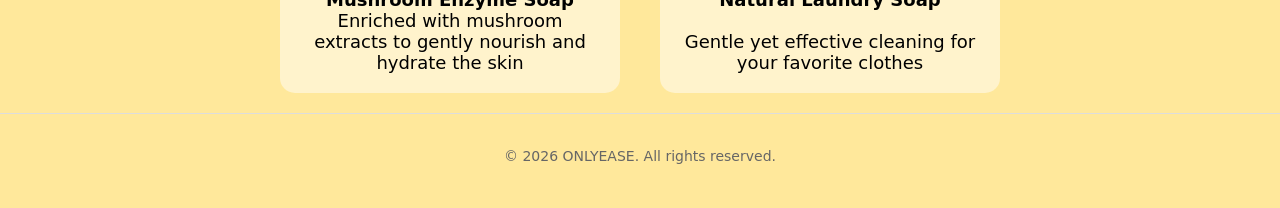
<file: pages/product.html>
<!doctype html>
<html lang="en">
  <head>
    <meta charset="UTF-8" />
    <meta name="viewport" content="width=device-width, initial-scale=1.0" />
    <title>ONLYEASE-healthy life</title>
    <link rel="stylesheet" href="../css/style.css" />
    <link rel="preconnect" href="https://fonts.googleapis.com" />
    <link rel="preconnect" href="https://fonts.gstatic.com" crossorigin />
    <link
      href="https://fonts.googleapis.com/css2?family=Almendra:ital,wght@0,400;0,700;1,400;1,700&family=Combo&family=Creepster&display=swap"
      rel="stylesheet"
    />
    <link
      href="https://fonts.googleapis.com/css2?family=Happy+Monkey&display=swap"
      rel="stylesheet"
    />
  </head>

  <body class="cherry-cream-soda-regular">
    <header class="happy-monkey-regular">
      <a href="../index.html">
        <h1 class="hero-img-title">ONLYEASE</h1>
      </a>
    </header>
    <nav>
      <div class="container">
        <a href="./product.html" class="cherry-cream-soda-regular">PRODUCTS</a>
        <a href="./drink_bar.html" class="cherry-cream-soda-regular">EVENTS</a>
        <a href="./learn.html" class="cherry-cream-soda-regular">LEARN</a>
        <a href="./faq.html" class="cherry-cream-soda-regular">FAQ</a>
        <a href="./about_company.html" class="cherry-cream-soda-regular"
          >ABOUT COMPANY</a
        >
      </div>
    </nav>
    <div class="all-products">
      <div class="product">
        <img src="../all-img/enzyme.jpg" alt="enzyme_drink" />
        <div class="product-title">Pineapple Enzyme Drink</div>
        <div>Boost your digestion with our refreshing enzyme drink</div>
      </div>
      <div class="product">
        <img src="../all-img/avocado.jpg" alt="avocado_soap" />
        <div class="product-title">Avocado Enzyme Soap</div>
        <div>Pure avocado fragrance for relaxing and joyful moments</div>
      </div>
      <div class="product">
        <img src="../all-img/orange.jpg" alt="orange_soap" />
        <div class="product-title">Orange Enzyme Soap</div>
        <div>
          Bright citrus freshness that gently cleanses and revitalizes the skin
        </div>
      </div>
      <div class="product">
        <img src="../all-img/rasberry.jpg" alt="rasberry_soap" />
        <div class="product-title">Berry Love Enzyme Soap</div>
        <div>
          Berry botanical extracts help leave skin naturally smooth and radiant
        </div>
      </div>
      <div class="product">
        <img src="../all-img/rose_376x500.jpg" alt="rose_soap" />
        <div class="product-title">Rose Enzyme Soap</div>
        <div>
          Delicate rose fragrance with gentle cleansing for soft, glowing skin
        </div>
      </div>
      <div class="product">
        <img src="../all-img/marine_alage.jpg" alt="marine_algae_soap" />
        <div class="product-title">Marine Algae Enzyme Soap</div>
        <div>
          Mineral-rich marine algae helps refresh and deeply cleanse the skin
        </div>
      </div>
      <div class="product">
        <img src="../all-img/mushroom.jpg" alt="mushroom_soap" />
        <div class="product-title">Mushroom Enzyme Soap</div>
        <div>
          Enriched with mushroom extracts to gently nourish and hydrate the skin
        </div>
      </div>
      <div class="product">
        <img src="../all-img/laundry.jpg" alt="laundry_soap" />
        <div class="product-title">Natural Laundry Soap</div>
        <div>Gentle yet effective cleaning for your favorite clothes</div>
      </div>
    </div>

    <footer class="multi-cols footer-section">
      <div class="footer-bottom">
        <p>&copy; 2026 ONLYEASE. All rights reserved.</p>
      </div>
    </footer>
  </body>
</html>
</file>
<file: css/style.css>
header {
  height: 20vh;
  background-color: #f5f5f0; /* 確保背景色與 body 一致或自訂 */
  
  /* --- 關鍵居中代碼 --- */
  display: flex;
  justify-content: center; /* X 軸：水平居中 */
  align-items: center;     /* Y 軸：垂直居中 */
  /* -------------------- */
  
  /* 原有屬性 */
  position: relative;
  background-size: cover;
  background-position: center;
}

/* 修正 h1 的定位 */
header h1 {
  /* 移除你之前可能寫過的 position: absolute 或 transform，
     因為 Flexbox 會自動處理位置 */
  margin: 0; 
  color: black;
  font-size: 50px;
}


h1 {
  position: absolute;
  top: 50%;
  left: 50%;
  transform: translate(-50%, -50%);
  color: #fffffff4;
}

/* only set up margin, background and font-size */
body {
  /* background-color: #f5f5f0; */
  background-color: rgb(255, 232, 155);
  /* padding: 10px 30px 0px 30px; */
  /* margin: 0 8px 0 8px; */
  margin: 0 0 0 0;
  font-size:18px;
}

.happy-monkey-regular {
  font-family: "Happy Monkey", system-ui;
  font-weight: 400;
  font-style: normal;
}


.cherry-cream-soda-regular {
  font-family: "Cherry Cream Soda", system-ui;
  font-weight: 400;
  font-style: normal;
}

a {
  font-size: 30px;
  text-decoration: none;
  margin-right: 35px;
  color: rgba(11, 11, 11, 0.991);
}
a:hover {
  text-decoration: underline;
}

/* navigator  */
@media(max-width: 992px){
  nav div{
    display: flex;
    flex-direction: column;
  }
  
  nav a {
    margin: 0; /* 移除原本的 margin-right */
    padding: 15px 0; /* 調整上下 padding，讓它在手機上看起來更像按鈕 */
    border-right: none; /* 移除右邊框，改用底部邊框 */
    border-bottom: 2px solid #fff; /* 加上底部邊框作為分隔線 */
  }
  
  nav a:last-child {
    border-bottom: none; /* 最後一個按鈕不需要底部邊框 */
  }
}
.container {
  /* max-width: 1200px; 統一寬度 */
  margin: 0 auto;    /* 統一置中 */
  /* padding: 0 20px;   統一側邊留白，防止貼邊 */
}

nav div{
  display: flex;            /* 開啟 Flexbox */
  /* background-color: #ccc;   參考 Wireframe 的灰色背景 */
  background-color: rgb(255, 243, 204);
}

nav a {
  flex: 1;                  /* 核心：讓每個按鈕等寬分配剩餘空間 */
  text-align: center;       /* 文字置中 */
  padding: 26px 0;          /* 增加上下高度，讓它像個按鈕塊 */
  margin-right: 0;          /* 移除原本混亂的 margin-right */
  
  /* 邊框線（參考草圖中的間隔線） */
  border-right: 2px solid #fff; 
  font-size: 25px;          /* 調整適合的字體大小 */
  color: black;
  transition: background-color 0.3s;
}

/* 最後一個按鈕不需要右邊框 */
nav a:last-child {
  border-right: none;
}

/* 滑鼠滑入效果（參考 Wireframe 選中狀態） */
nav a:hover {
  background-color: #999;
  text-decoration: none;    /* 移除底線，改用背景色強調 */
}

/* 如果是當前頁面，可以手動加上一個 class 或直接定義選中顏色 */
nav a.active {
  background-color: #888;
  color: white;
}


.multi-cols {
  display: flex;
  justify-content: space-around;
}

.hero-img-title {
  font-size: 50px;
  color: black;
}

/* footer */
.footer-section {
  display: flex;
  flex-direction: column; /* 讓版權字樣跟連結上下分開 */
  align-items: center;    /* 水平居中 */
  padding: 20px 0 10px 0;
  border-top: 1px solid #ddd; /* 增加一條細線區隔內容 */
  /* margin-top: 60px; */
}

.footer-bottom {
  margin-bottom: 20px;
  font-size: 14px;
  color: #666;
}


/* 確保 footer 裡的 a 標籤不會有預設的 margin-right 干擾 */
.footer-links a {
  margin-right: 0; 
  font-size: 18px;
}

/* landing page */
.home-hero {
  background-image: url("../all-img/heroimage.jpg");
  height: 80vh;
  background-size: cover;
  background-position: center;
  background-repeat: no-repeat;

  /* 使用 Flexbox 讓內部容器居中 */
  display: flex;
  justify-content: center; 
  align-items: center;
  
  color: white;
  text-align: center; /* 確保文字在換行後也是水平置中 */
}

/* 建立一個內部容器來控制兩行文字 */
.hero-content {
  display: flex;
  flex-direction: column; /* 讓 h2 和 p 分成上下兩行 */
  align-items: center;    /* 確保兩行文字互相對齊中心 */
  gap: 20px;             /* 兩行文字之間的距離 */
  padding: 0 20px;        /* 防止文字在手機版貼到邊緣 */
}

.hero-content h2 {
  font-size: 5rem;
  font-weight: bold;
  margin: 0;
  text-shadow: 2px 2px 4px rgba(0, 0, 0, 0.99);
}

.hero-mission {
  font-size: 2rem;      /* Mission 的字體通常設定小一點比較優雅 */
  max-width: 800px;       /* 限制寬度，避免文字在寬螢幕上變太長一行 */
  font-weight: bold;
  text-shadow: 1px 1px 3px rgba(0, 0, 0, 0.8);
}

.personal-care {
  background-image: url("../all-img/personal_care.jpg");
  
  /* 1. Set the width of the card */
  width: 100%; 
  max-width: 460px; /* Adjust this to the size you want */

  /* 2. Force a square shape (Width / Height) */
  aspect-ratio: 1 / 1; 

  /* 3. Ensure the background covers the square without stretching */
  background-size: cover;
  background-position: center;
  background-repeat: no-repeat;

  /* 4. Keep your text centering logic */
  display: flex;
  justify-content: center;
  align-items: center;
  
  /* color: rgba(199, 69, 69, 0.911); */
  color: white;
  text-shadow: 2px 2px 4px rgba(0, 0, 0, 0.99); /* Makes text readable against the image */

  font-size: 2rem; /* Reduced slightly to fit a square better */
  font-weight: bold;
}


.home-cleaning {
  background-image: url("../all-img/home_cleaning.jpg");
  /* 1. Set the width of the card */
  width: 100%; 
  max-width: 460px; /* Adjust this to the size you want */

  /* 2. Force a square shape (Width / Height) */
  aspect-ratio: 1 / 1; 

  /* 3. Ensure the background covers the square without stretching */
  background-size: cover;
  background-position: center;
  background-repeat: no-repeat;

  /* 4. Keep your text centering logic */
  display: flex;
  justify-content: center;
  align-items: center;
  
  /* color: rgba(199, 69, 69, 0.911); */
    color: white;
  text-shadow: 2px 2px 4px rgba(0, 0, 0, 0.99); /* Makes text readable against the image */

  font-size: 2rem; /* Reduced slightly to fit a square better */
  font-weight: bold;
}

.enzyme-drinks {
  background-image: url("../all-img/enzyme.jpg");
  /* 1. Set the width of the card */
  width: 100%; 
  max-width: 460px; /* Adjust this to the size you want */

  /* 2. Force a square shape (Width / Height) */
  aspect-ratio: 1 / 1; 

  /* 3. Ensure the background covers the square without stretching */
  background-size: cover;
  background-position: center;
  background-repeat: no-repeat;

  /* 4. Keep your text centering logic */
  display: flex;
  justify-content: center;
  align-items: center;
  
  /* color: rgba(199, 69, 69, 0.911); */
    color: white;
  text-shadow: 2px 2px 4px rgba(0, 0, 0, 0.99); /* Makes text readable against the image */

  font-size: 2rem; /* Reduced slightly to fit a square better */
  font-weight: bold;
}

.product-list {
  display: flex;
  gap:10px;
  
}
.product-list > a{
  flex:1;
  margin:15px 0px 15px 0px;
  
}

.zoom-card { 
  display: flex;
  overflow: hidden; 
  justify-content: center;
}

.zoom-card div {
  transition: transform 0.4s ease;
}
.zoom-card:hover div {
  transform:scale(1.05);
}

@media (max-width: 992px){
.product-list {
  display: flex;
  flex-direction: column;
  gap:10px;

}
}

/* product page */

.product-description{
  padding: 20px 20px;
    line-height: 1.6; 
    text-align: center;

}
.all-products {
  padding: 20px 0 ;
  display: flex;
  flex-wrap: wrap;
  align-items: stretch; /* 關鍵：強迫同一排所有 .product 等高 */
  gap: 40px;
  justify-content: center; /* 水平置中整個產品區塊 */
}

.product {
  display: flex;
  flex-direction: column; /* 讓內容由上而下排列 */
  width: 300px;
  background-color:rgb(255, 243, 204);
  padding: 20px;
  border-radius: 15px;
  text-align: center;
}

/* 讓圖片高度固定，這是整齊的第一步 */
.product img {
  width: 100%;
  aspect-ratio: 1 / 1; /* 固定圖片為正方形 */
  object-fit: contain; /* 確保圖片不被裁切且完整顯示 */
  margin-bottom: 20px;
}

/* 針對描述文字：限制顯示行數（選配） */
.product div:last-child {
  /* 如果你不希望描述太長撐開高度，可以用這個技巧限制兩行，多出的變省略號 */
  display: -webkit-box;
  -webkit-line-clamp: 3;
  -webkit-box-orient: vertical;
  overflow: hidden;
  margin-top: auto; /* 關鍵：將描述推到底部對齊 */
}

.product > .product-title{
font-weight: bold;
}

/* drink bar page*/

.drink-bar-hero{
  background-image: url("../all-img/brand-img.jpg");
  height: 80vh;

  /* Fix: This makes the image fill the area */
  background-size: cover;
  background-position: center;
  background-repeat: no-repeat;

  /* Fix: This centers the text "Refresh Revive Rejoice" */
  display: flex;
  justify-content: center; /* Horizontal center */
  align-items: center; /* Vertical center */

  /* Styling the text */
  color: white;
  font-size: 3rem;
  font-weight: bold;
  text-shadow: 2px 2px 4px rgba(0, 0, 0, 0.5); /* Makes text readable against the image */
}

.drink-bar-open{
  display: flex;
  flex-direction: column;
  background-image: url("../all-img/open-1315161_1920.jpg");
  height: 80vh;

  /* Fix: This makes the image fill the area */
  background-size: cover;
  background-position: center;
  background-repeat: no-repeat;

  /* Fix: This centers the text "Refresh Revive Rejoice" */
  display: flex;
  justify-content: center; /* Horizontal center */
  align-items: center; /* Vertical center */

  /* Styling the text */
  color: white;
  font-size: 3rem;
  font-weight: bold;
  text-shadow: 2px 2px 4px rgba(0, 0, 0, 0.5); /* Makes text readable against the image */
}

.drink-bar-open h2 {
  font-size: 5rem;
  font-weight: bold;
  margin: 0;
  text-shadow: 2px 2px 4px rgba(0, 0, 0, 0.99);
}

.event-banner-container {
  width: 100%;
  display: flex;
  justify-content: center; /* Centers the image if it's smaller than the screen */
  padding: 20px 0;
}

.event-banner {
  width: 100%;       /* Scalable on mobile */
  max-width: 1200px; /* Limits the size so it doesn't look "huge" on desktop */
  height: auto;      /* Keeps the proportions perfect */
  display: block;
}


.all-locations {
  width: 100%;
  max-width: 1200px; /* 關鍵：設定與 banner 相同的上限 */
  margin: 0 auto;    /* 關鍵：水平置中 */
  display: flex;
  padding: 20px;     
  gap: 40px;
}
.location{
  display: flex;
  flex-direction: column ;
  flex: 1; /* Each location takes equal space */
  /* background-color: #f9f9f9; Light background for better visibility */
  text-align: center;
  font-size: 1.5rem;
}

.location-details{
  text-align: left;
  margin-top: 30px;
  padding:0 20px ;

}

.all-locations a{
  font-size:1rem;
}

@media (max-width: 992px){
  .all-locations{
  display: flex;
  flex-direction: column;
  padding: 20px 20px;
  gap:40px;
}

}

/* learn page */
/* 外層容器：限制最大寬度並居中，讓頁面兩側留白 */
.all-news {
  padding: 20px 20px;
}

.news {
  display: flex;
  flex-direction: row; /* 左右排列 */
  align-items: stretch; /* 關鍵 1：讓左右子元素（圖片和文字）等高 */
  gap: 40px;
  background-color: rgb(255, 243, 204);
  margin-bottom: 60px;
}

.news img {
  width: 40%;          /* 維持寬度比例 */
  display: block;      /* 移除下方空隙 */
  
  /* 關鍵 2：強制圖片填滿高度 */
  height: auto;        /* 預設值 */
  min-height: 100%;    /* 確保圖片至少跟父容器一樣高 */
  
  /* 關鍵 3：防止圖片變形 */
  object-fit: cover;   /* 圖片會被裁切以填滿空間，而不是被拉長 */
  object-position: center; /* 裁切時保持中間位置 */
}

@media (max-width: 992px){
  .news {
    display: flex;
    flex-direction: column; /* 上下堆疊 */
    background-color: rgb(255, 243, 204);
    gap: 20px;
    margin-bottom: 60px;
  
  }
  
  .news img {
    width: 100%; /* 圖片佔滿寬度 */
    height: 250px;
    object-fit: cover;
  }
}


.content {
  flex: 1;             /* 讓文字區域填滿剩餘寬度 */
  padding: 20px 20px;     /* 建議加上一點上下 padding，視覺更舒適 */

}

/* 右側文字區域 */
.news > div {
  flex: 1;                /* 自動填滿剩餘空間 */
}

/* 內部的標題與段落優化 */
.news h2 {
  font-size: 2rem;
}

.news div > div {
  margin-bottom: 25px;    /* 段落之間的間距 */
  line-height: 1.6;       /* 增加行高提高閱讀性 */
  font-size: 1.3rem;
}


.read-more-link {
  display: inline-block;
  margin-top: 15px;
  padding: 8px 20px;
  background-color: #333; /* 暗色系按鈕，符合你設計圖的簡約感 */
  color: white;
  text-decoration: none; /* 去掉底線 */
  border-radius: 4px;
  font-size: 14px;
  transition: background-color 0.3s;
}

.read-more-link:hover {
  background-color: #555; /* 滑鼠移上去變色 */
}


/* faq page */
.faq{
  padding: 20px 20px;
  background-color: rgb(255, 243, 204);
}

summary{
  margin: 30px 0;;
}

.faq details >*:not(summary){
  margin: 0 0 0 20px;
}

.faq details .faq-key-features{
  margin: 30px 0 30px 20px;
}

.faq p {
  line-height: 1.6; 
  font-size: 1.1rem; 
  margin: 20px 0;
}

/* about company page */
.abt-company {
  padding: 60px 60px;       /* More vertical padding for a premium feel */
  background-color: rgb(255, 243, 204);
  
  margin: 0 auto;           /* Centers the container horizontally */
  
  /* Optional: Better text alignment */
  text-align: left;         /* Keeps body text easy to read */
}

/* Keep your titles centered */
.abt-company h2, 
.abt-company h3 {
  text-align: center;
  margin-top: 40px;         /* Space above each new section */
  margin-bottom: 20px;      /* Space below the title */
}

.abt-company p {
  line-height: 1.6; 
  font-size: 1.1rem; 
  margin: 40px 0 0 0;
}

.article-detail{
  padding: 20px 20px;
  /* margin: 40px auto; */
  /* background-color: #f9f9f9; 加上淺色背景更有 frame 的感覺（選配） */
  background-color: rgb(255, 243, 204);

}
.article-detail h2{
  text-align: center;
}

.article-detail p{
  line-height: 1.6; 
  font-size: 1.1rem; 
  margin: 20px 0;
}
</file>
